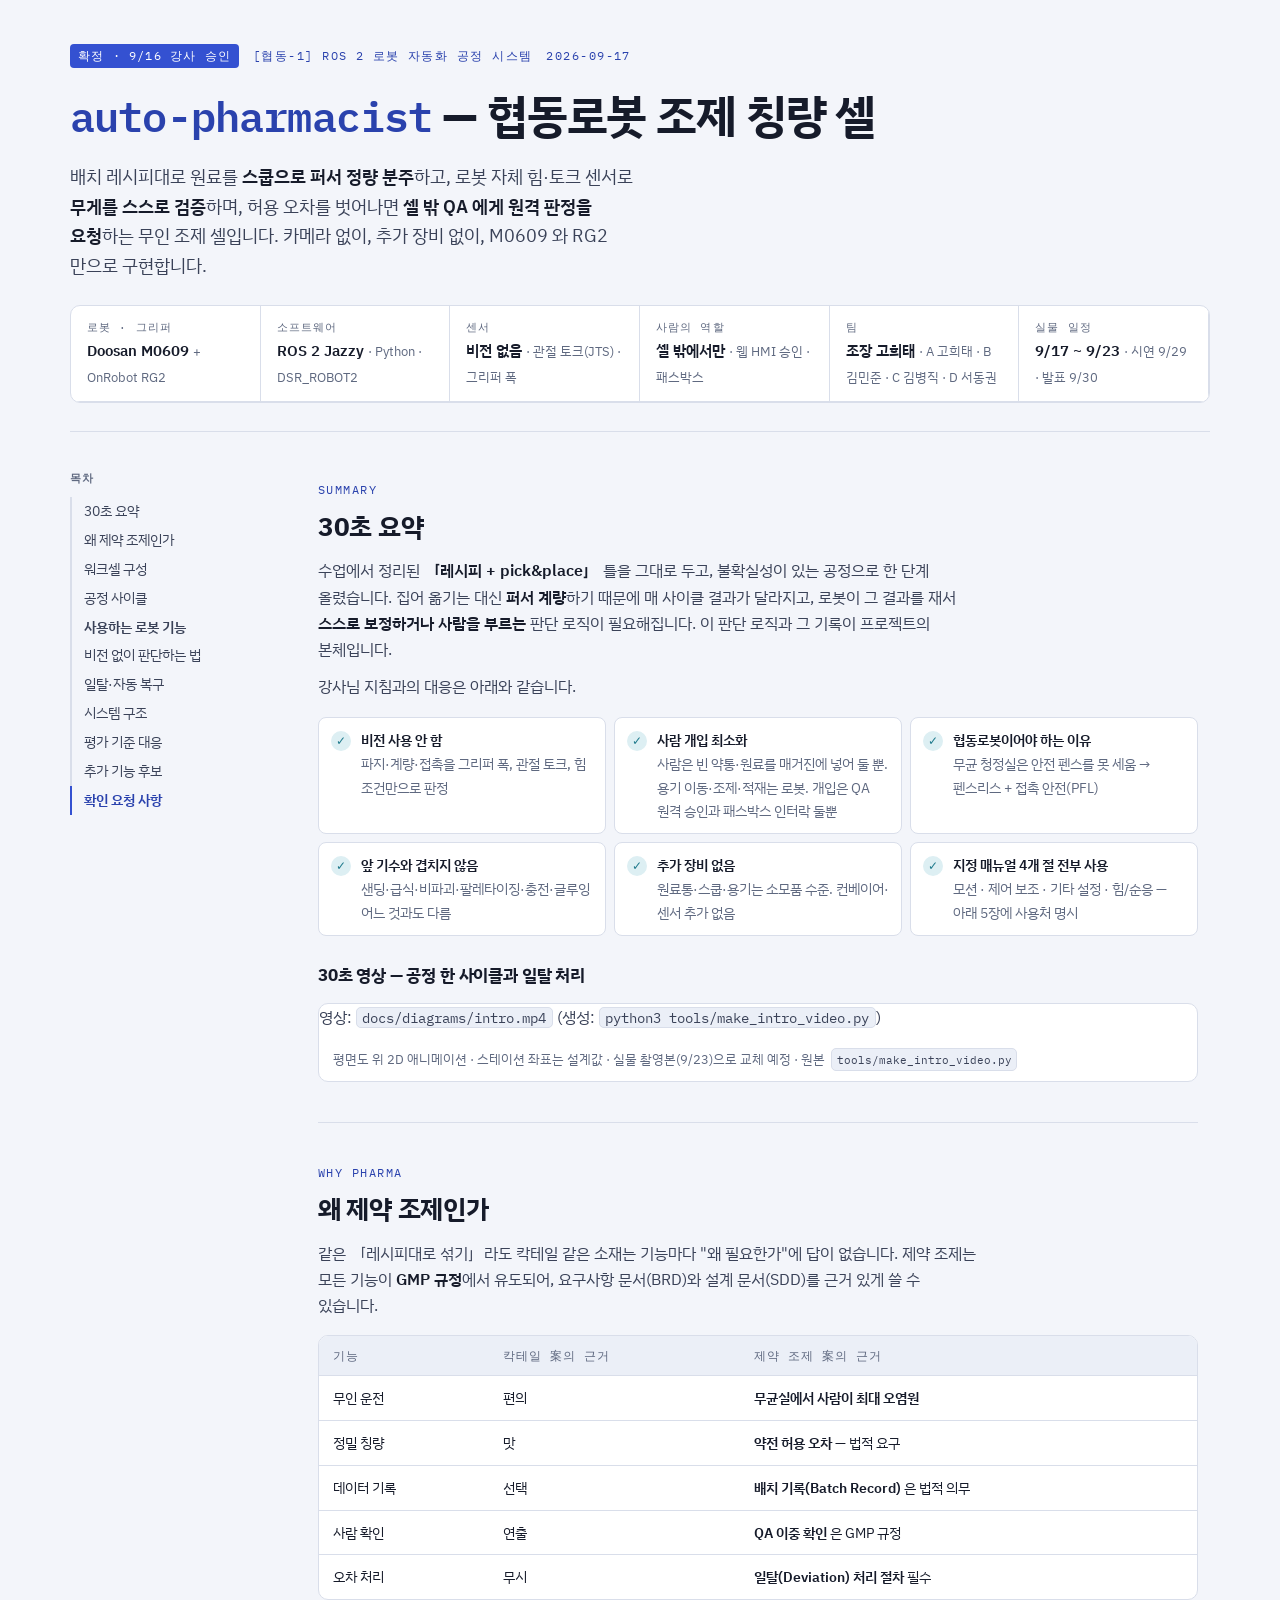
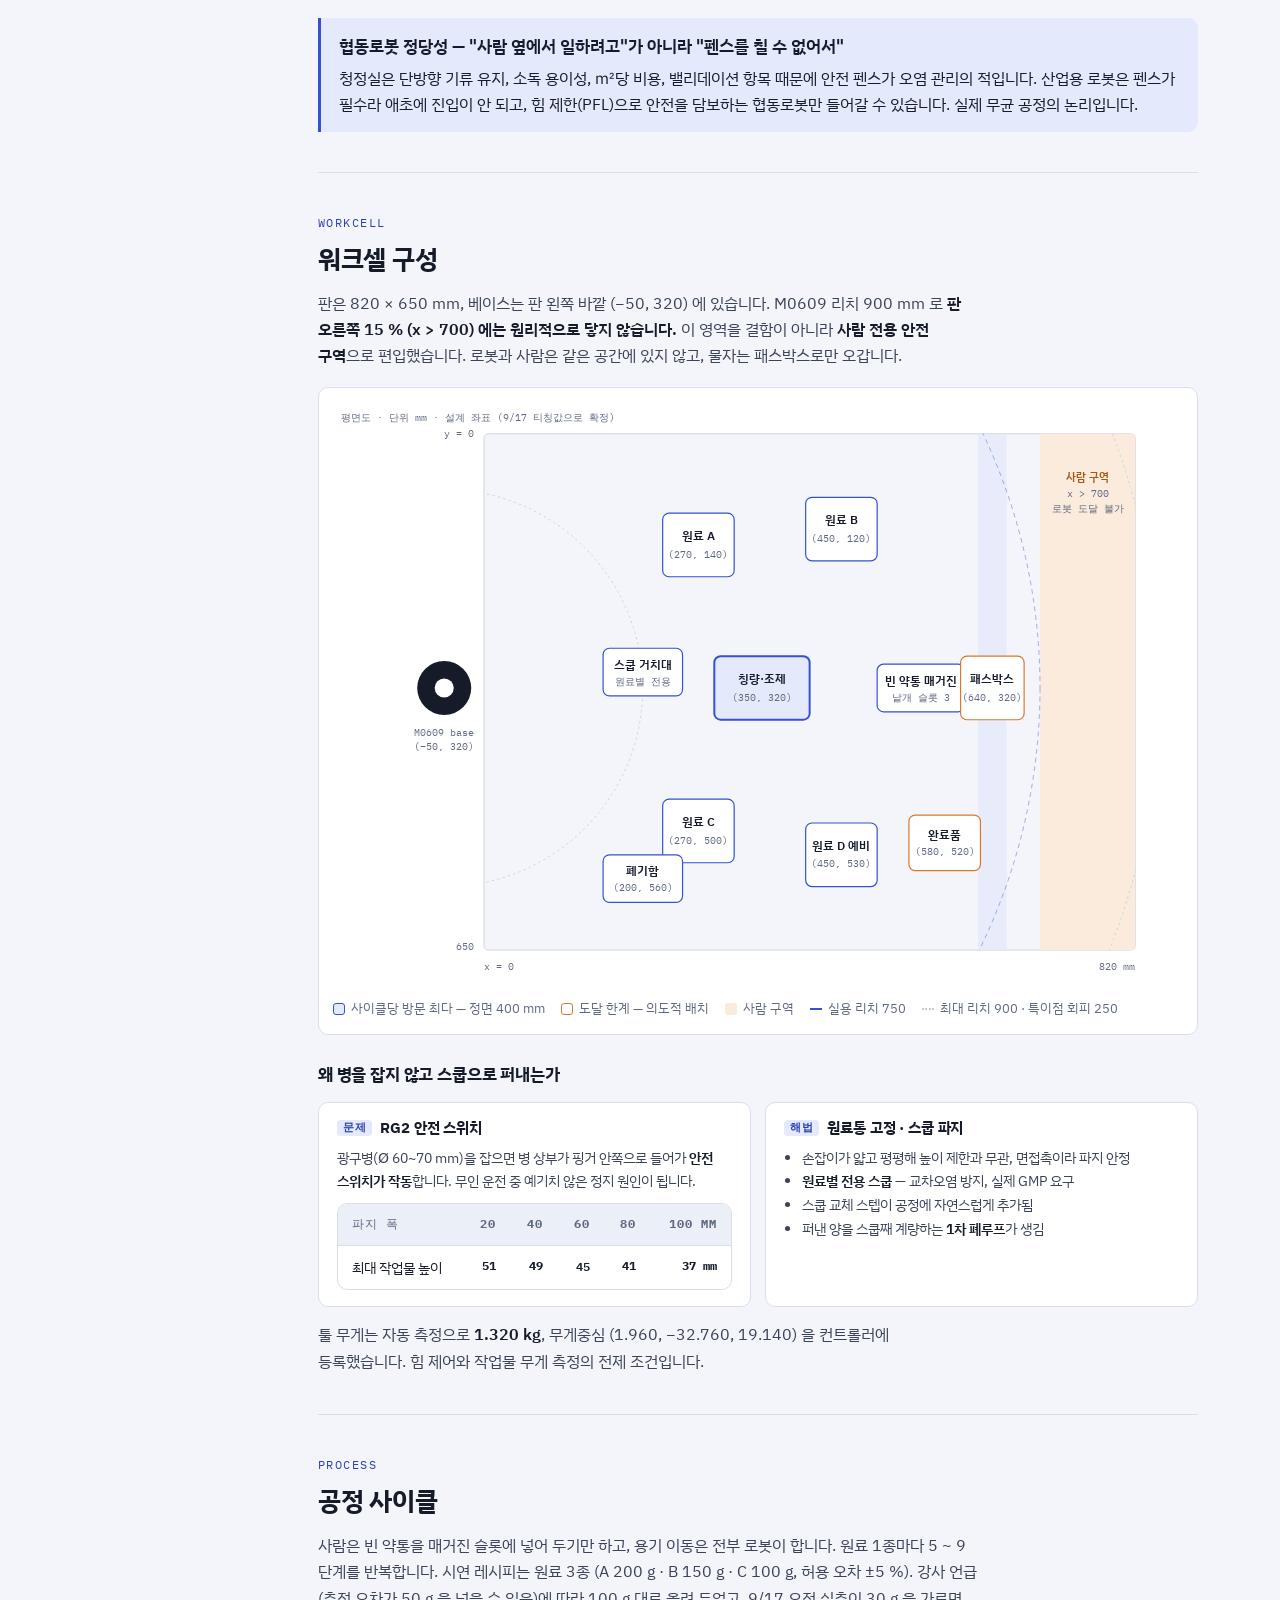
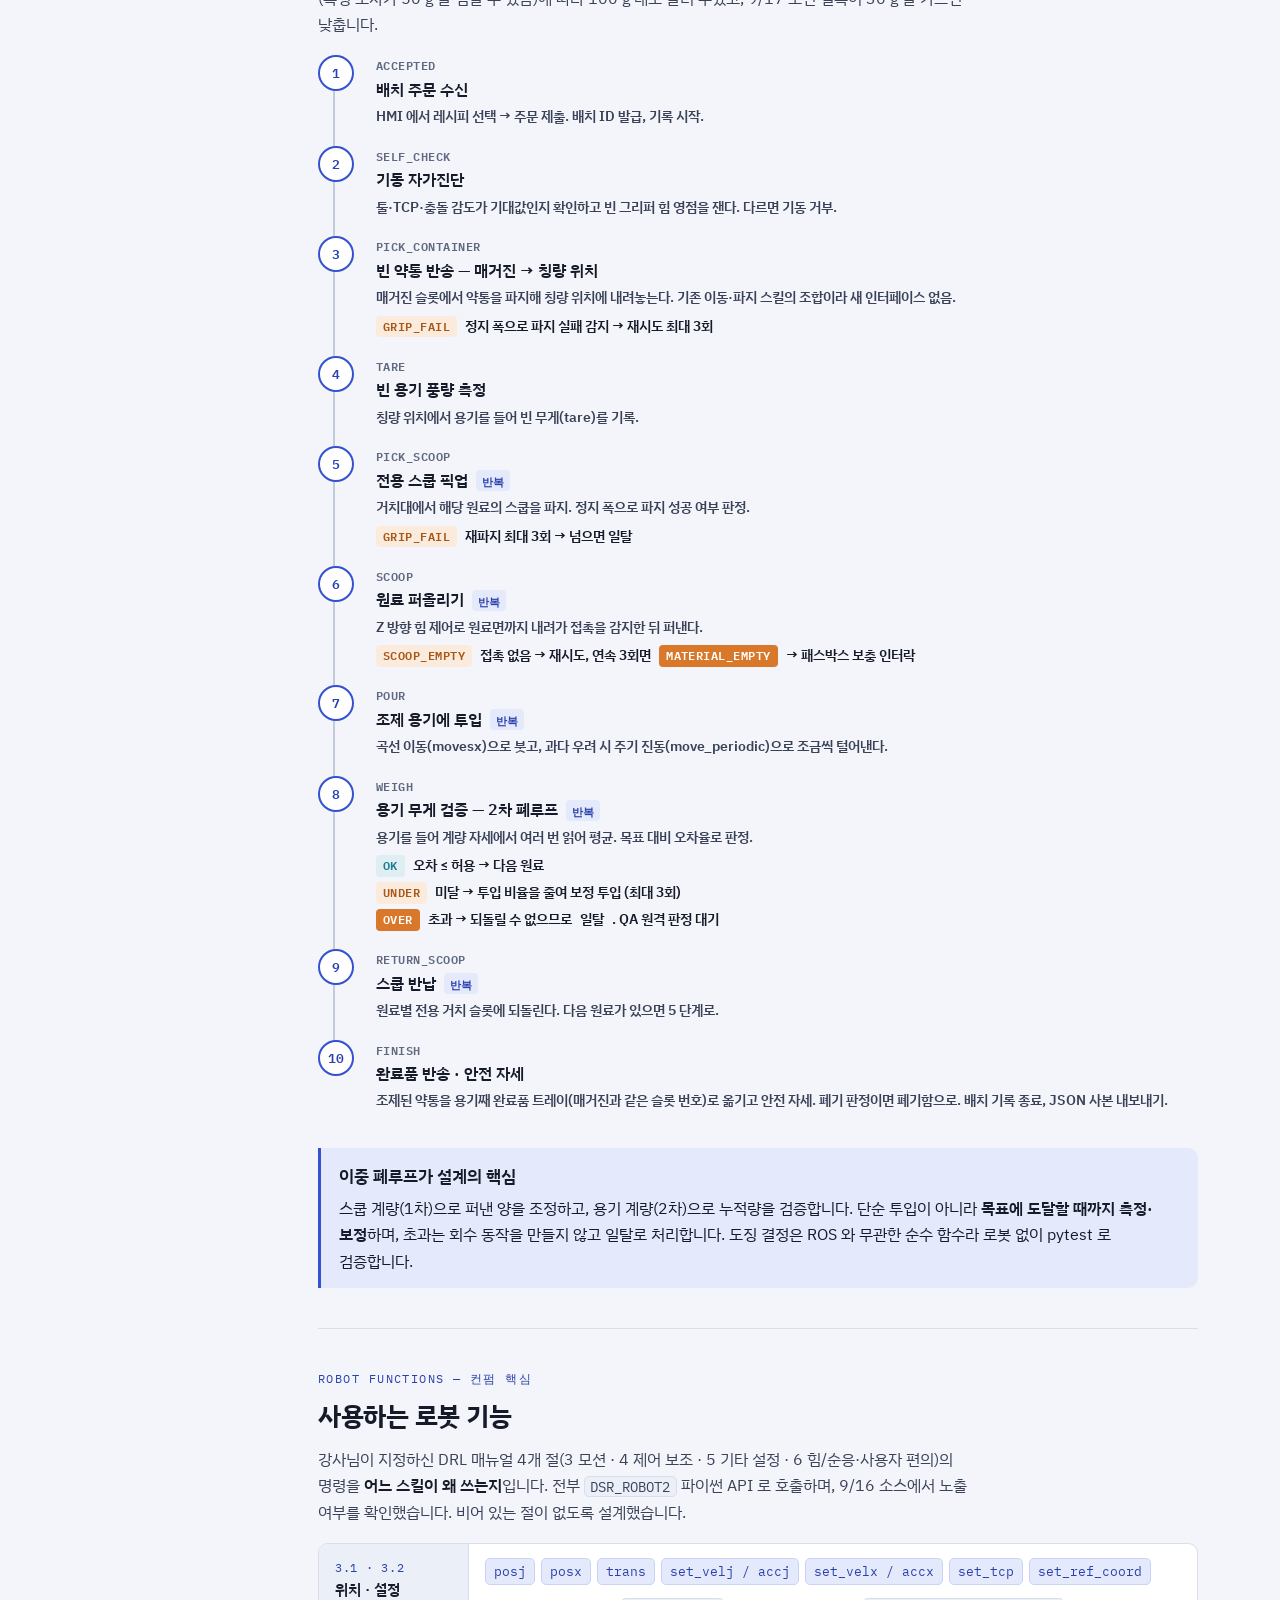
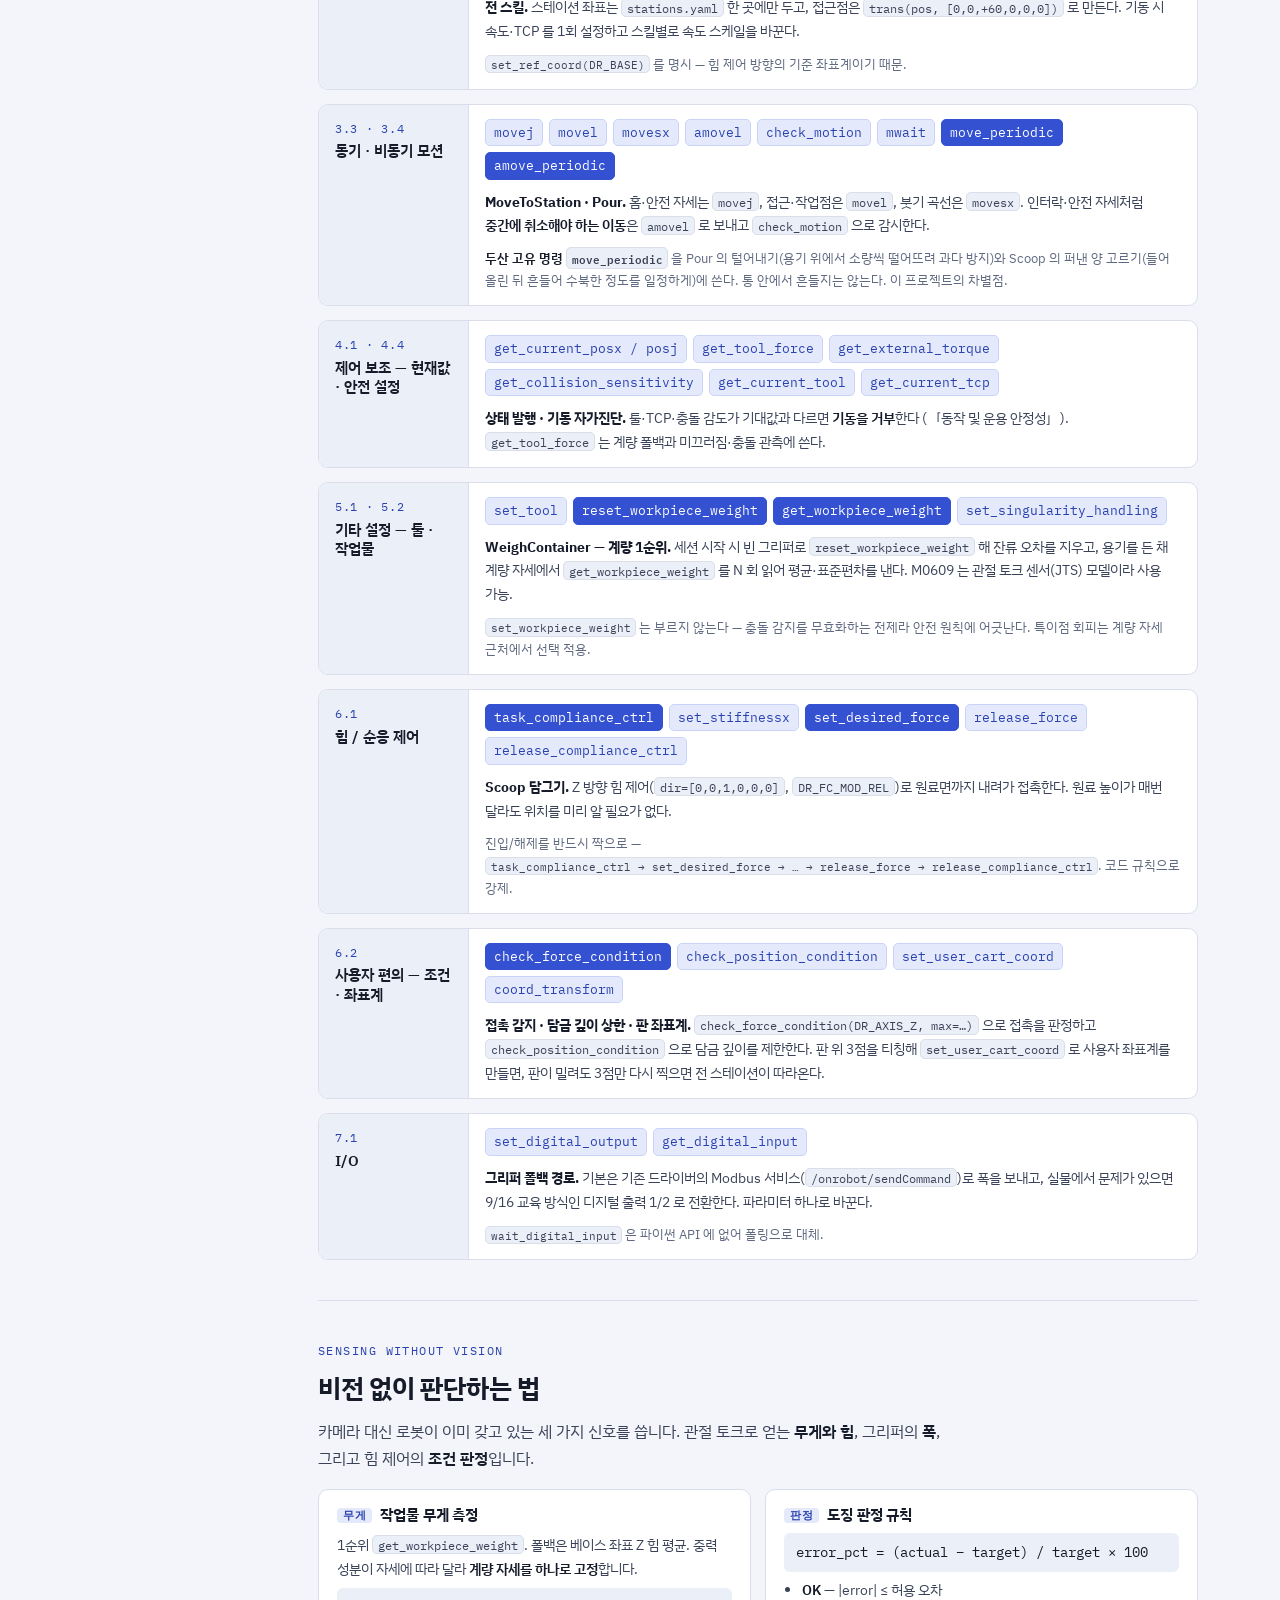
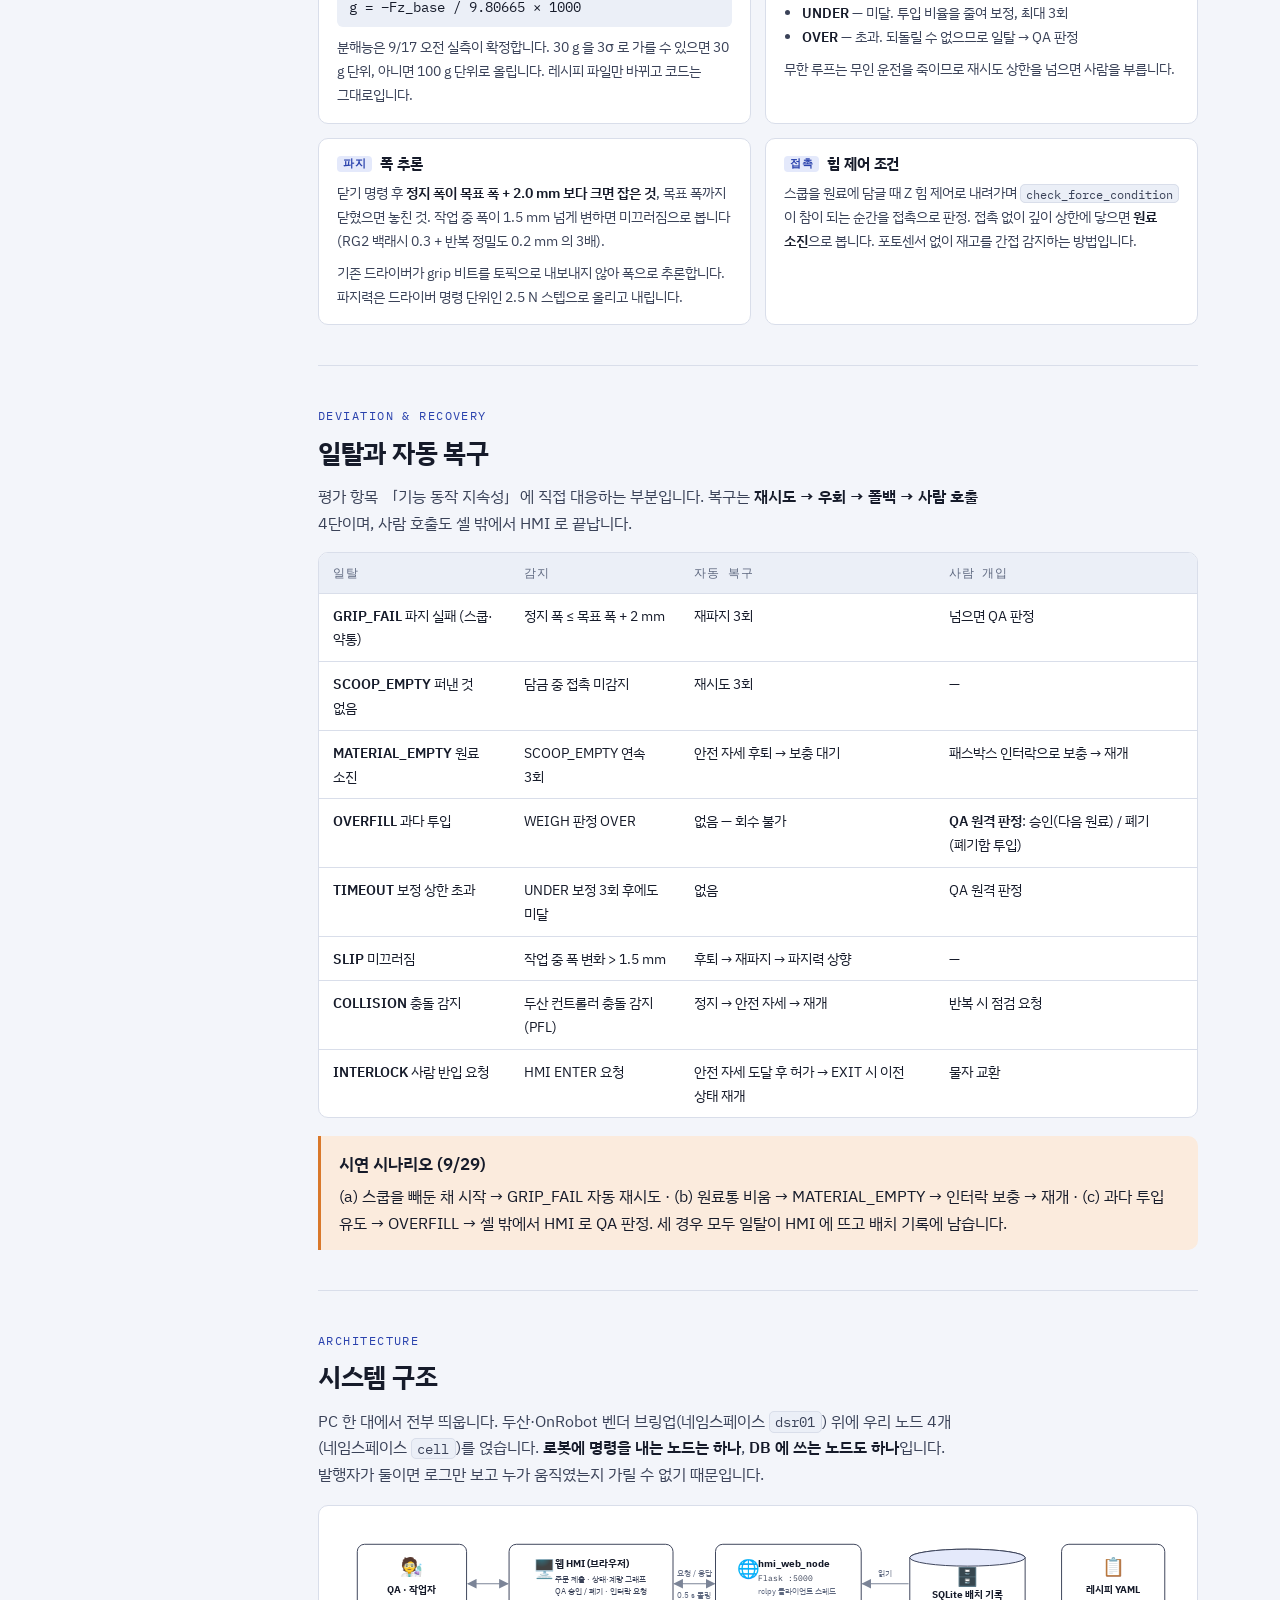
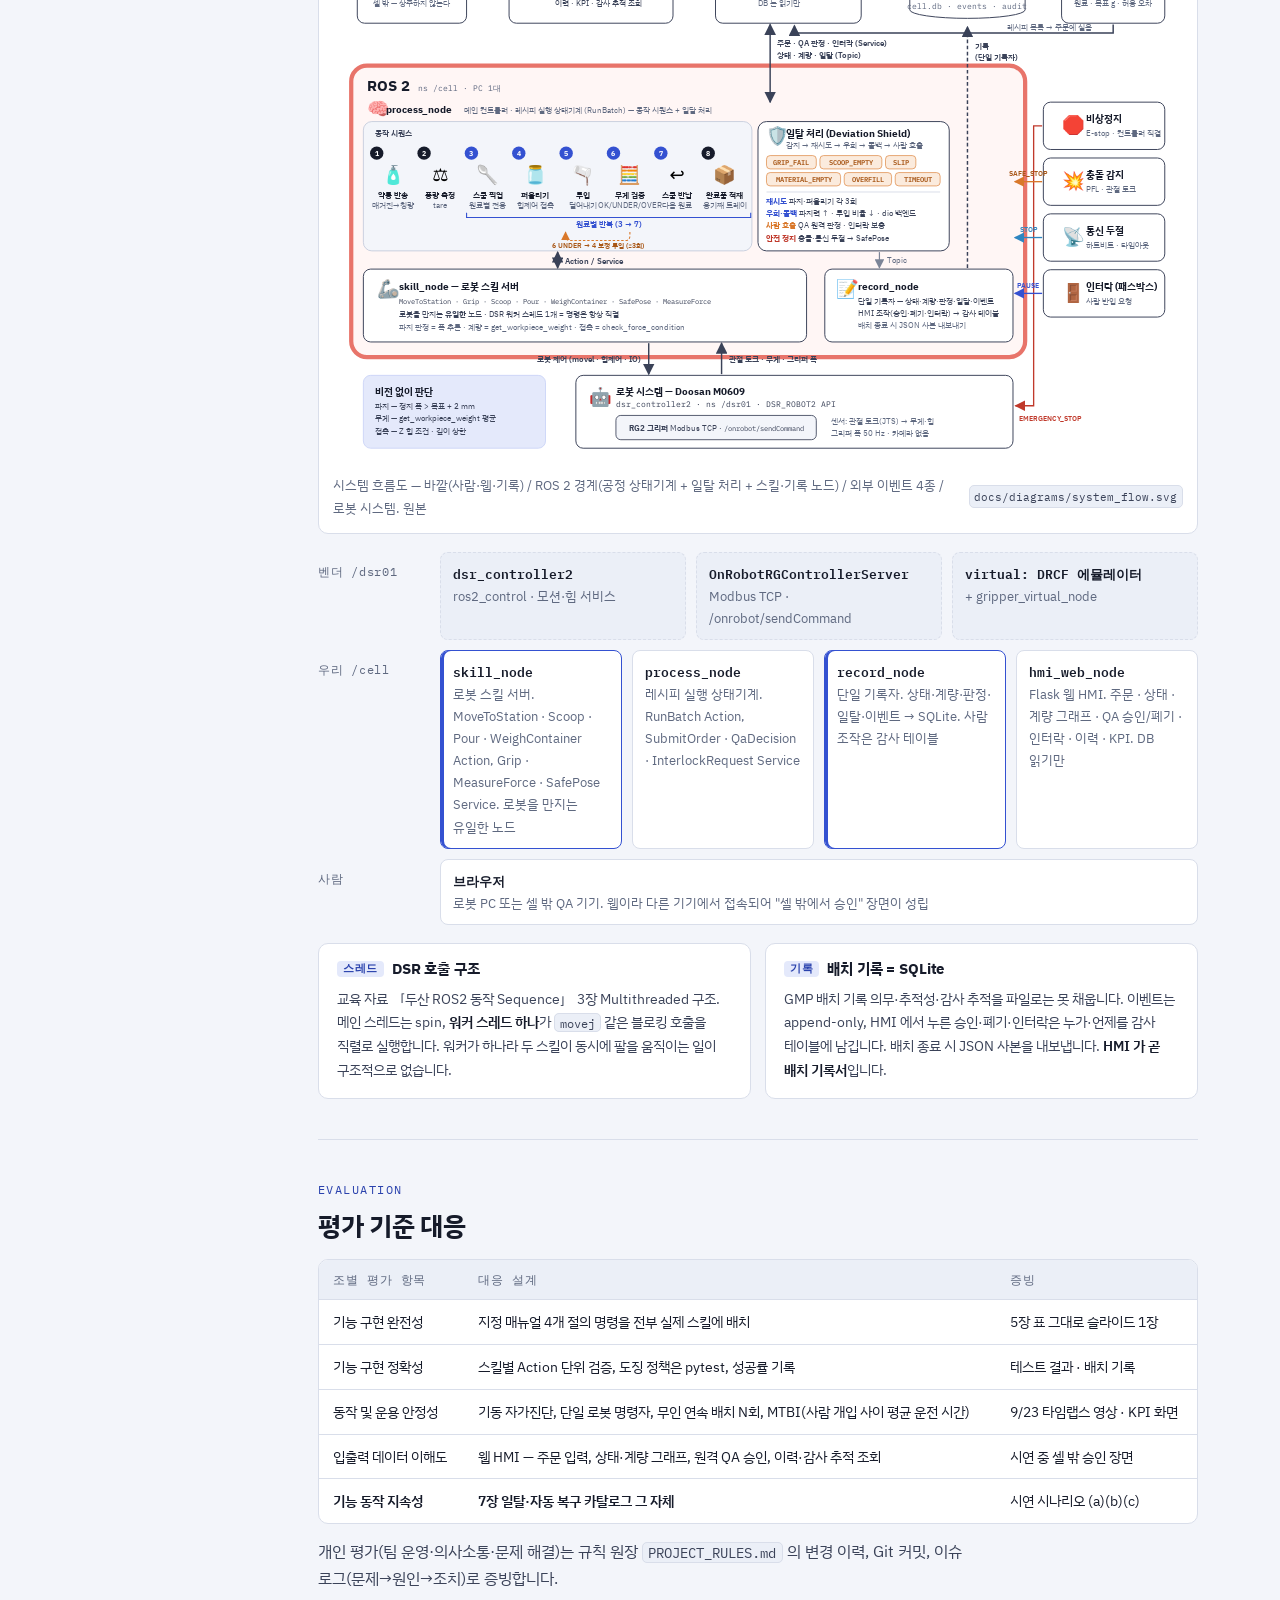
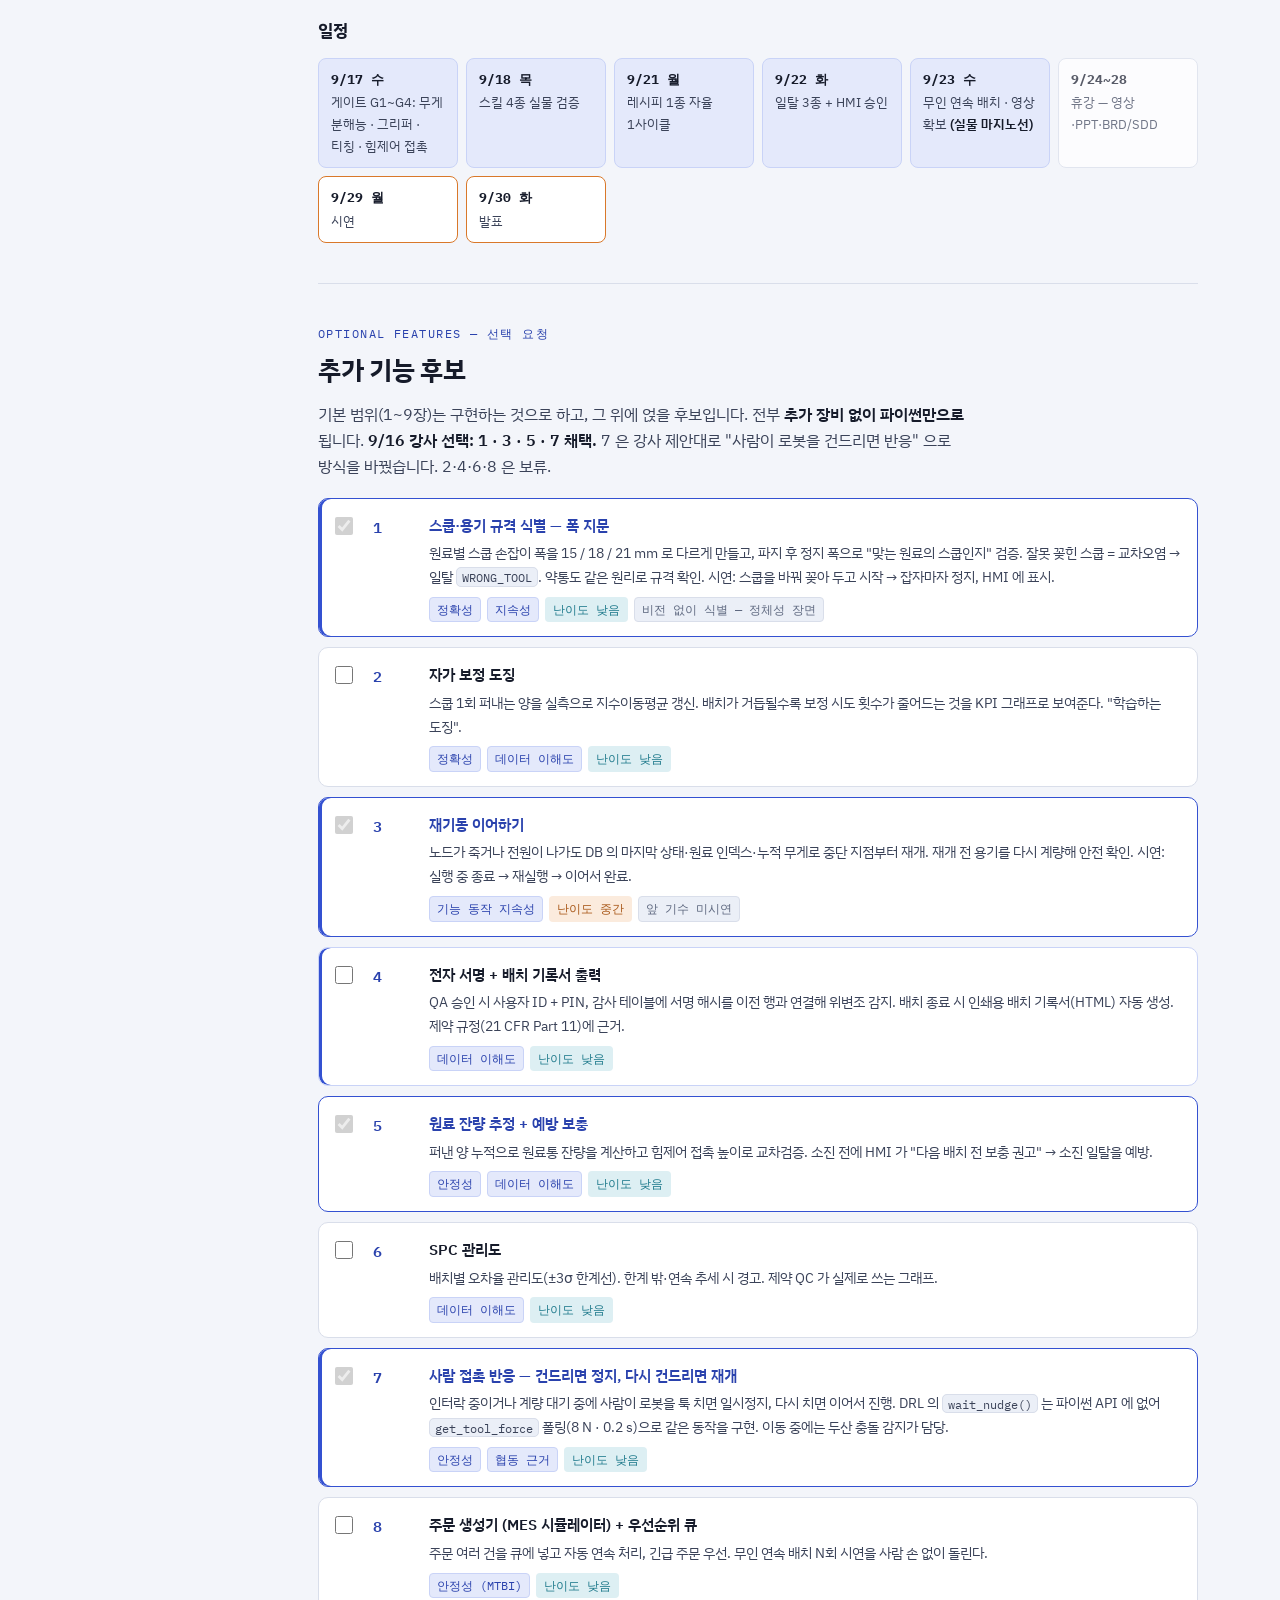
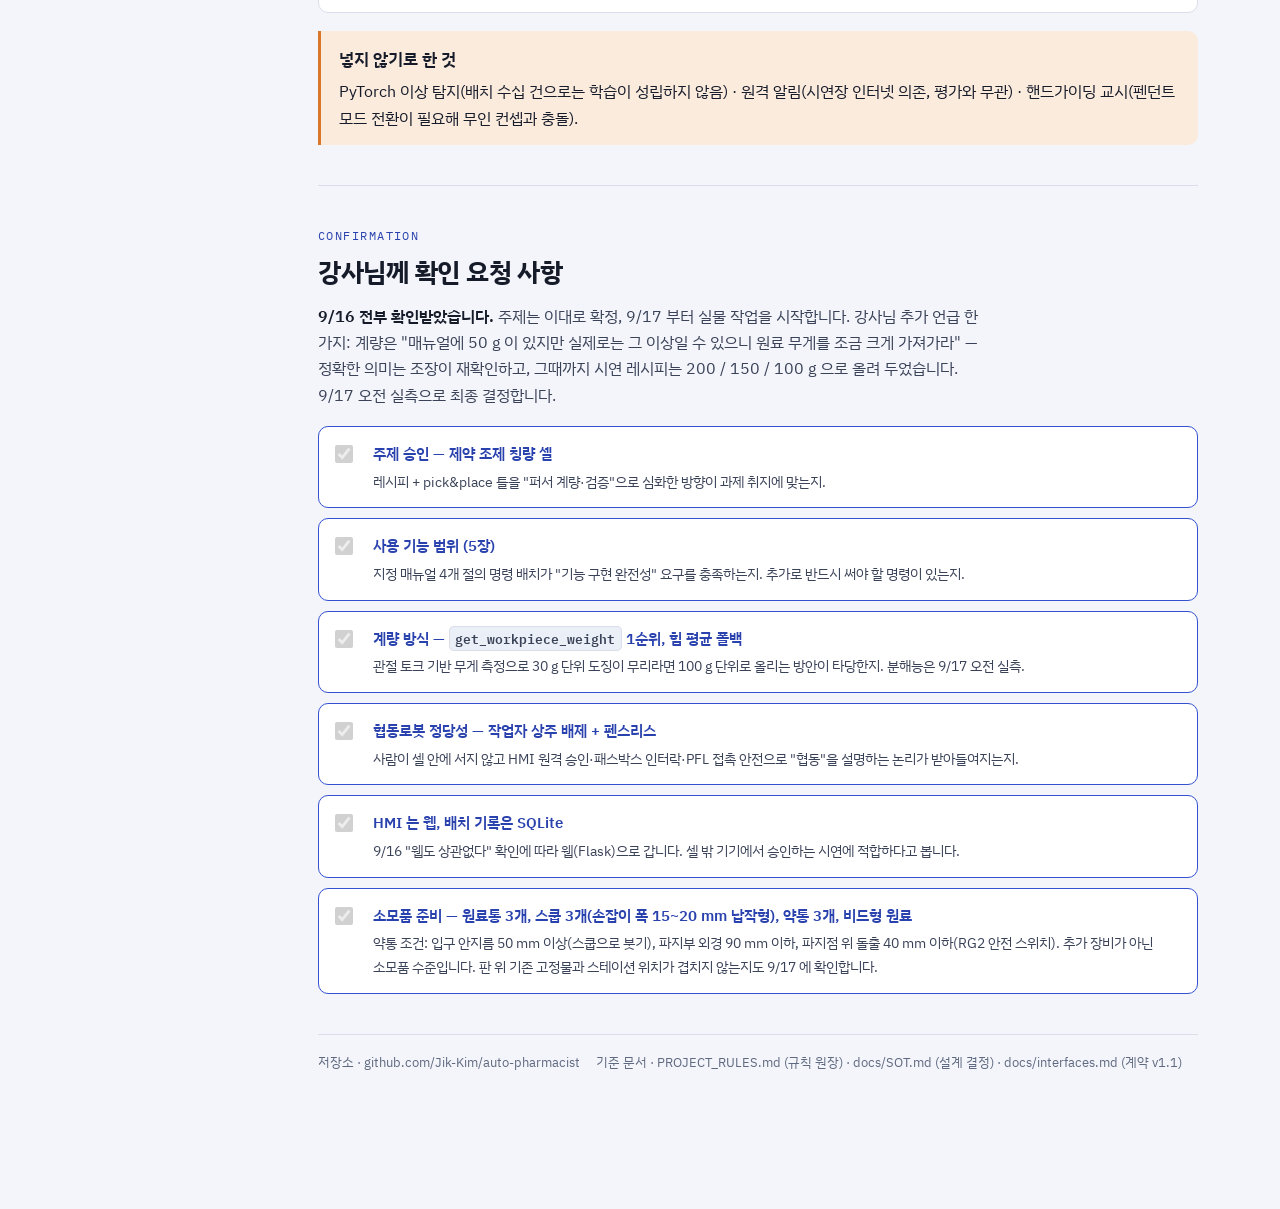
<file: docs/brief/confirm_brief_2026-09-16.html>
<!doctype html><html lang="ko"><head><meta charset="utf-8"><meta name="viewport" content="width=device-width,initial-scale=1"><title>auto-pharmacist 설계 브리프</title>
<link rel="stylesheet" href="https://fonts.googleapis.com/css2?family=IBM+Plex+Sans+KR:wght@400;500;600;700&family=IBM+Plex+Mono:wght@400;500;600&display=swap">
<style>
  :root {
    --ground: #F3F5FA;
    --surface: #FFFFFF;
    --surface-2: #EBEFF7;
    --ink: #161B2A;
    --ink-2: #3A4258;
    --muted: #5F6980;
    --line: #D9DEEA;
    --line-2: #C3CADB;
    --accent: #3451D1;
    --accent-ink: #2A42AD;
    --accent-soft: #E4E9FB;
    --accent-soft-2: #C9D3F7;
    --warm: #D9782A;
    --warm-soft: #FBEBDD;
    --warm-ink: #A85717;
    --ok: #1F7A8C;
    --ok-soft: #DDEFF3;
    --shadow: 0 1px 2px rgba(22,27,42,.06), 0 8px 24px -12px rgba(22,27,42,.18);
    --radius: 10px;
    --sans: "IBM Plex Sans KR", "Apple SD Gothic Neo", "Malgun Gothic", "Noto Sans KR", system-ui, sans-serif;
    --mono: "IBM Plex Mono", "SF Mono", Menlo, Consolas, monospace;
  }
  @media (prefers-color-scheme: dark) {
    :root:not([data-theme="light"]) {
      --ground: #0E121C;
      --surface: #161C2A;
      --surface-2: #1C2334;
      --ink: #E9EDF6;
      --ink-2: #C5CCDC;
      --muted: #9AA5BC;
      --line: #283147;
      --line-2: #38425C;
      --accent: #8AA2FF;
      --accent-ink: #A9BAFF;
      --accent-soft: #1E2745;
      --accent-soft-2: #2A3660;
      --warm: #F2A25E;
      --warm-soft: #3A2716;
      --warm-ink: #F5B87F;
      --ok: #6CC5D6;
      --ok-soft: #14303A;
      --shadow: 0 1px 2px rgba(0,0,0,.4), 0 8px 24px -12px rgba(0,0,0,.6);
    }
  }
  :root[data-theme="dark"] {
    --ground: #0E121C;
    --surface: #161C2A;
    --surface-2: #1C2334;
    --ink: #E9EDF6;
    --ink-2: #C5CCDC;
    --muted: #9AA5BC;
    --line: #283147;
    --line-2: #38425C;
    --accent: #8AA2FF;
    --accent-ink: #A9BAFF;
    --accent-soft: #1E2745;
    --accent-soft-2: #2A3660;
    --warm: #F2A25E;
    --warm-soft: #3A2716;
    --warm-ink: #F5B87F;
    --ok: #6CC5D6;
    --ok-soft: #14303A;
    --shadow: 0 1px 2px rgba(0,0,0,.4), 0 8px 24px -12px rgba(0,0,0,.6);
  }

  * { box-sizing: border-box; }
  body {
    margin: 0;
    background: var(--ground);
    color: var(--ink);
    font-family: var(--sans);
    font-size: 15.5px;
    line-height: 1.7;
    -webkit-font-smoothing: antialiased;
    word-break: keep-all;
    overflow-wrap: anywhere;
  }
  a { color: var(--accent-ink); text-decoration: none; }
  a:hover { text-decoration: underline; }
  code, .mono { font-family: var(--mono); font-size: .88em; }
  code {
    background: var(--surface-2);
    border: 1px solid var(--line);
    border-radius: 5px;
    padding: .05em .4em;
    color: var(--ink-2);
    white-space: nowrap;
  }
  strong { font-weight: 600; color: var(--ink); }
  h1, h2, h3, h4 { text-wrap: balance; margin: 0; line-height: 1.25; font-weight: 700; letter-spacing: -.01em; }
  p { margin: 0; }

  .wrap { max-width: 1180px; margin: 0 auto; padding-inline: 20px; padding-block: 0 96px; }

  /* ── header ── */
  .hdr {
    padding-block: 44px 28px;
    border-bottom: 1px solid var(--line);
    display: grid;
    gap: 18px;
  }
  .eyebrow {
    font-family: var(--mono);
    font-size: 12px;
    letter-spacing: .12em;
    text-transform: uppercase;
    color: var(--accent-ink);
    display: flex; gap: 14px; flex-wrap: wrap; align-items: center;
  }
  .eyebrow .tag {
    background: var(--accent);
    color: #fff;
    border-radius: 4px;
    padding: 2px 8px;
    letter-spacing: .1em;
  }
  :root[data-theme="dark"] .eyebrow .tag { color: #0E121C; }
  @media (prefers-color-scheme: dark) { :root:not([data-theme="light"]) .eyebrow .tag { color: #0E121C; } }
  .hdr h1 { font-size: clamp(30px, 4.6vw, 46px); letter-spacing: -.025em; }
  .hdr h1 .mono { font-weight: 600; letter-spacing: -.02em; color: var(--accent-ink); font-size: .92em; }
  .lede { font-size: 18px; line-height: 1.65; max-width: 52ch; color: var(--ink-2); }
  .lede b { color: var(--ink); font-weight: 600; }
  .facts {
    display: grid;
    grid-template-columns: repeat(auto-fit, minmax(150px, 1fr));
    border: 1px solid var(--line);
    border-radius: var(--radius);
    background: var(--surface);
    overflow: hidden;
    margin-top: 6px;
  }
  .fact { padding: 12px 16px; border-right: 1px solid var(--line); border-bottom: 1px solid var(--line); }
  .fact .k { font-family: var(--mono); font-size: 11px; letter-spacing: .1em; text-transform: uppercase; color: var(--muted); }
  .fact .v { font-weight: 600; font-size: 15px; margin-top: 2px; }
  .fact .v small { font-weight: 400; color: var(--muted); font-size: 13px; }

  /* ── layout ── */
  .grid { display: grid; grid-template-columns: 200px minmax(0, 1fr); gap: 48px; margin-top: 8px; }
  nav.toc {
    position: sticky; top: 0; align-self: start;
    padding-block: 28px;
    font-size: 13.5px;
  }
  nav.toc .lbl { font-family: var(--mono); font-size: 11px; letter-spacing: .12em; text-transform: uppercase; color: var(--muted); margin-bottom: 10px; }
  nav.toc a { display: block; color: var(--ink-2); padding: 5px 0 5px 12px; border-left: 2px solid var(--line); line-height: 1.4; }
  nav.toc a:hover { color: var(--ink); text-decoration: none; border-left-color: var(--line-2); }
  nav.toc a.on { color: var(--accent-ink); border-left-color: var(--accent); font-weight: 600; }
  nav.toc a.key { font-weight: 600; }
  main { min-width: 0; max-width: 880px; }
  section { padding-block: 40px; border-bottom: 1px solid var(--line); scroll-margin-top: 16px; }
  section:last-child { border-bottom: 0; }
  .sec-eyebrow { font-family: var(--mono); font-size: 12px; letter-spacing: .12em; text-transform: uppercase; color: var(--accent-ink); margin-bottom: 10px; }
  section h2 { font-size: 26px; margin-bottom: 14px; }
  section h3 { font-size: 17px; margin: 28px 0 10px; }
  .intro { color: var(--ink-2); max-width: 66ch; }
  .intro + .intro { margin-top: 10px; }

  /* ── components ── */
  .callout {
    margin-top: 18px;
    border-left: 3px solid var(--accent);
    background: var(--accent-soft);
    border-radius: 0 var(--radius) var(--radius) 0;
    padding: 14px 18px;
    color: var(--ink);
  }
  .callout.warm { border-left-color: var(--warm); background: var(--warm-soft); }
  .callout .t { font-weight: 600; margin-bottom: 4px; }

  table { border-collapse: collapse; width: 100%; font-size: 14px; }
  .tbl { overflow-x: auto; margin-top: 16px; border: 1px solid var(--line); border-radius: var(--radius); background: var(--surface); }
  th, td { text-align: left; padding: 10px 14px; border-bottom: 1px solid var(--line); vertical-align: top; }
  th { font-family: var(--mono); font-size: 11.5px; letter-spacing: .08em; text-transform: uppercase; color: var(--muted); font-weight: 500; background: var(--surface-2); }
  tr:last-child td { border-bottom: 0; }
  td.num, th.num { text-align: right; font-variant-numeric: tabular-nums; }
  td .mono { color: var(--ink-2); }

  .checks { list-style: none; padding: 0; margin: 18px 0 0; display: grid; gap: 8px; grid-template-columns: repeat(auto-fit, minmax(260px, 1fr)); }
  .checks li { display: flex; gap: 10px; align-items: flex-start; background: var(--surface); border: 1px solid var(--line); border-radius: 8px; padding: 10px 12px; font-size: 14px; }
  .checks .dot { flex: none; width: 20px; height: 20px; border-radius: 50%; background: var(--ok-soft); color: var(--ok); display: grid; place-items: center; font-size: 12px; font-weight: 700; margin-top: 3px; }
  .checks b { display: block; font-weight: 600; }
  .checks span { color: var(--muted); }

  /* command cards */
  .cmds { display: grid; gap: 14px; margin-top: 18px; }
  .cmd {
    background: var(--surface); border: 1px solid var(--line); border-radius: var(--radius);
    display: grid; grid-template-columns: 150px minmax(0,1fr); overflow: hidden;
  }
  .cmd .sec { background: var(--surface-2); padding: 14px 16px; border-right: 1px solid var(--line); }
  .cmd .sec .n { font-family: var(--mono); font-size: 12px; color: var(--accent-ink); letter-spacing: .06em; }
  .cmd .sec .t { font-weight: 600; font-size: 14.5px; line-height: 1.35; margin-top: 2px; }
  .cmd .body { padding: 14px 16px; display: grid; gap: 10px; }
  .chips { display: flex; flex-wrap: wrap; gap: 6px; }
  .chip { font-family: var(--mono); font-size: 12.5px; background: var(--accent-soft); color: var(--accent-ink); border: 1px solid var(--accent-soft-2); border-radius: 5px; padding: 2px 8px; white-space: nowrap; }
  .chip.hot { background: var(--accent); color: #fff; border-color: var(--accent); }
  :root[data-theme="dark"] .chip.hot { color: #0E121C; }
  @media (prefers-color-scheme: dark) { :root:not([data-theme="light"]) .chip.hot { color: #0E121C; } }
  .cmd .use { font-size: 14px; color: var(--ink-2); }
  .cmd .use b { color: var(--ink); }
  .cmd .note { font-size: 13px; color: var(--muted); }

  /* process steps */
  .steps { list-style: none; padding: 0; margin: 18px 0 0; display: grid; gap: 0; counter-reset: s; }
  .step { display: grid; grid-template-columns: 44px minmax(0,1fr); gap: 14px; position: relative; padding-bottom: 18px; }
  .step::before {
    counter-increment: s; content: counter(s);
    width: 32px; height: 32px; border-radius: 50%; background: var(--surface); border: 2px solid var(--accent);
    color: var(--accent-ink); font-family: var(--mono); font-weight: 600; font-size: 13px;
    display: grid; place-items: center; z-index: 1;
  }
  .step::after { content: ""; position: absolute; left: 15px; top: 32px; bottom: 0; width: 2px; background: var(--line-2); }
  .step:last-child::after { display: none; }
  .step .st { font-family: var(--mono); font-size: 12px; color: var(--muted); letter-spacing: .04em; }
  .step .ti { font-weight: 600; font-size: 15.5px; }
  .step .ds { font-size: 14px; color: var(--ink-2); margin-top: 2px; }
  .step.loop .ti::after { content: "반복"; font-family: var(--mono); font-size: 11px; color: var(--accent-ink); background: var(--accent-soft); border-radius: 4px; padding: 1px 6px; margin-left: 8px; vertical-align: middle; }
  .branch { margin-top: 6px; display: grid; gap: 4px; font-size: 13.5px; }
  .branch div { display: flex; gap: 8px; align-items: baseline; }
  .pill { flex: none; font-family: var(--mono); font-size: 11.5px; font-weight: 600; border-radius: 4px; padding: 1px 7px; letter-spacing: .04em; }
  .pill.ok { background: var(--ok-soft); color: var(--ok); }
  .pill.warn { background: var(--warm-soft); color: var(--warm-ink); }
  .pill.dev { background: var(--warm); color: #fff; }
  :root[data-theme="dark"] .pill.dev { color: #0E121C; }
  @media (prefers-color-scheme: dark) { :root:not([data-theme="light"]) .pill.dev { color: #0E121C; } }

  /* two column info */
  .two { display: grid; grid-template-columns: repeat(auto-fit, minmax(300px, 1fr)); gap: 14px; margin-top: 18px; }
  .box { background: var(--surface); border: 1px solid var(--line); border-radius: var(--radius); padding: 16px 18px; }
  .box h4 { font-size: 15px; margin-bottom: 8px; display: flex; gap: 8px; align-items: center; }
  .box h4 .k { font-family: var(--mono); font-size: 11px; color: var(--accent-ink); background: var(--accent-soft); border-radius: 4px; padding: 1px 6px; letter-spacing: .06em; }
  .box p, .box li { font-size: 14px; color: var(--ink-2); }
  .box ul { margin: 6px 0 0; padding-left: 18px; }
  .formula { font-family: var(--mono); font-size: 13.5px; background: var(--surface-2); border-radius: 6px; padding: 8px 12px; margin-top: 8px; color: var(--ink); overflow-x: auto; white-space: nowrap; }

  /* workcell svg */
  .fig { margin-top: 18px; background: var(--surface); border: 1px solid var(--line); border-radius: var(--radius); padding: 14px; }
  .fig svg { width: 100%; height: auto; display: block; font-family: var(--sans); }
  .fig .cap { font-size: 13px; color: var(--muted); margin-top: 8px; display: flex; gap: 16px; flex-wrap: wrap; }
  .fig .cap span { display: inline-flex; align-items: center; gap: 6px; }
  .sw { width: 12px; height: 12px; border-radius: 3px; display: inline-block; }
  .svg-board { fill: var(--ground); stroke: var(--line-2); }
  .svg-human { fill: var(--warm-soft); }
  .svg-pass { fill: var(--accent-soft); }
  .svg-reach { fill: none; stroke: var(--accent); stroke-dasharray: 6 5; opacity: .55; }
  .svg-reach2 { fill: none; stroke: var(--line-2); stroke-dasharray: 3 4; }
  .svg-st { fill: var(--surface); stroke: var(--accent); stroke-width: 1.5; }
  .svg-st.key { fill: var(--accent-soft); stroke-width: 2.5; }
  .svg-st.edge { stroke: var(--warm); }
  .svg-t { fill: var(--ink); font-size: 15px; font-weight: 600; }
  .svg-t2 { fill: var(--muted); font-size: 12px; font-family: var(--mono); }
  .svg-t3 { fill: var(--warm-ink); font-size: 14px; font-weight: 600; }
  .svg-base { fill: var(--ink); }
  .svg-axis { fill: var(--muted); font-size: 12px; font-family: var(--mono); }

  /* node diagram */
  .arch { margin-top: 18px; display: grid; gap: 10px; }
  .lane { display: grid; grid-template-columns: 110px minmax(0,1fr); gap: 12px; align-items: stretch; }
  .lane .nm { font-family: var(--mono); font-size: 12px; color: var(--muted); padding-top: 10px; letter-spacing: .06em; }
  .nodes { display: grid; grid-template-columns: repeat(auto-fit, minmax(170px, 1fr)); gap: 10px; }
  .node { background: var(--surface); border: 1px solid var(--line); border-radius: 8px; padding: 10px 12px; font-size: 13px; }
  .node.vendor { background: var(--surface-2); border-style: dashed; }
  .node.hot { border-color: var(--accent); box-shadow: inset 3px 0 0 var(--accent); }
  .node b { display: block; font-family: var(--mono); font-size: 13px; color: var(--ink); font-weight: 600; }
  .node span { color: var(--muted); }

  /* schedule */
  .timeline { display: grid; grid-template-columns: repeat(auto-fit, minmax(120px, 1fr)); gap: 8px; margin-top: 18px; }
  .day { background: var(--surface); border: 1px solid var(--line); border-radius: 8px; padding: 10px 12px; font-size: 13px; }
  .day.real { border-color: var(--accent-soft-2); background: var(--accent-soft); }
  .day.off { opacity: .7; }
  .day.demo { border-color: var(--warm); }
  .day b { display: block; font-family: var(--mono); font-size: 13px; }
  .day span { color: var(--ink-2); }

  /* ask list */
  .ask { list-style: none; padding: 0; margin: 18px 0 0; display: grid; gap: 10px; }
  .ask li { display: grid; grid-template-columns: 26px minmax(0,1fr); gap: 12px; background: var(--surface); border: 1px solid var(--line); border-radius: var(--radius); padding: 14px 16px; }
  .ask input { width: 18px; height: 18px; margin: 4px 0 0; accent-color: var(--accent); }
  .ask b { display: block; font-weight: 600; font-size: 15px; }
  .ask p { font-size: 14px; color: var(--ink-2); margin-top: 3px; }
  .ask li:has(input:checked) { border-color: var(--accent); }
  .ask li:has(input:checked) b { color: var(--accent-ink); }

  .opts { list-style: none; padding: 0; margin: 18px 0 0; display: grid; gap: 10px; }
  .opt { display: grid; grid-template-columns: 26px 44px minmax(0,1fr); gap: 12px; background: var(--surface); border: 1px solid var(--line); border-radius: var(--radius); padding: 14px 16px; align-items: start; }
  .opt input { width: 18px; height: 18px; margin: 4px 0 0; accent-color: var(--accent); }
  .opt .rk { font-family: var(--mono); font-weight: 600; color: var(--accent-ink); font-size: 15px; padding-top: 2px; }
  .opt b { display: block; font-weight: 600; font-size: 15px; }
  .opt p { font-size: 14px; color: var(--ink-2); margin-top: 3px; }
  .opt .meta { display: flex; gap: 6px; flex-wrap: wrap; margin-top: 8px; }
  .opt .meta span { font-family: var(--mono); font-size: 11.5px; border-radius: 4px; padding: 2px 7px; background: var(--surface-2); color: var(--muted); border: 1px solid var(--line); }
  .opt .meta span.e { background: var(--accent-soft); color: var(--accent-ink); border-color: var(--accent-soft-2); }
  .opt .meta span.d1 { background: var(--ok-soft); color: var(--ok); border-color: transparent; }
  .opt .meta span.d2 { background: var(--warm-soft); color: var(--warm-ink); border-color: transparent; }
  .opt.rec { border-color: var(--accent-soft-2); box-shadow: inset 3px 0 0 var(--accent); }
  .opt:has(input:checked) { border-color: var(--accent); }
  .opt:has(input:checked) b { color: var(--accent-ink); }
  .foot { margin-top: 40px; font-size: 13px; color: var(--muted); border-top: 1px solid var(--line); padding-top: 16px; display: flex; gap: 16px; flex-wrap: wrap; }

  @media (max-width: 860px) {
    .grid { grid-template-columns: 1fr; gap: 0; }
    nav.toc { position: sticky; top: 0; background: var(--ground); z-index: 5; padding-block: 12px; border-bottom: 1px solid var(--line); margin-inline: -20px; padding-inline: 20px; }
    nav.toc .lbl { display: none; }
    nav.toc .links { display: flex; gap: 6px; overflow-x: auto; scrollbar-width: none; }
    nav.toc a { flex: none; border-left: 0; border: 1px solid var(--line); border-radius: 999px; padding: 4px 12px; background: var(--surface); font-size: 13px; }
    nav.toc a.on { background: var(--accent-soft); border-color: var(--accent-soft-2); }
    .cmd { grid-template-columns: 1fr; }
    .cmd .sec { border-right: 0; border-bottom: 1px solid var(--line); }
    .lane { grid-template-columns: 1fr; gap: 4px; }
    .lane .nm { padding-top: 0; }
  }
  @media (prefers-reduced-motion: no-preference) { html { scroll-behavior: smooth; } }
  :focus-visible { outline: 2px solid var(--accent); outline-offset: 2px; }
</style></head><body>

<div class="wrap">
  <header class="hdr">
    <div class="eyebrow"><span class="tag">확정 · 9/16 강사 승인</span><span>[협동-1] ROS 2 로봇 자동화 공정 시스템</span><span>2026-09-17</span></div>
    <h1><span class="mono">auto-pharmacist</span> — 협동로봇 조제 칭량 셀</h1>
    <p class="lede">배치 레시피대로 원료를 <b>스쿱으로 퍼서 정량 분주</b>하고, 로봇 자체 힘·토크 센서로 <b>무게를 스스로 검증</b>하며, 허용 오차를 벗어나면 <b>셀 밖 QA 에게 원격 판정을 요청</b>하는 무인 조제 셀입니다. 카메라 없이, 추가 장비 없이, M0609 와 RG2 만으로 구현합니다.</p>
    <div class="facts">
      <div class="fact"><div class="k">로봇 · 그리퍼</div><div class="v">Doosan M0609 <small>+ OnRobot RG2</small></div></div>
      <div class="fact"><div class="k">소프트웨어</div><div class="v">ROS 2 Jazzy <small>· Python · DSR_ROBOT2</small></div></div>
      <div class="fact"><div class="k">센서</div><div class="v">비전 없음 <small>· 관절 토크(JTS) · 그리퍼 폭</small></div></div>
      <div class="fact"><div class="k">사람의 역할</div><div class="v">셀 밖에서만 <small>· 웹 HMI 승인 · 패스박스</small></div></div>
      <div class="fact"><div class="k">팀</div><div class="v">조장 고희태 <small>· A 고희태 · B 김민준 · C 김병직 · D 서동권</small></div></div>
      <div class="fact"><div class="k">실물 일정</div><div class="v">9/17 ~ 9/23 <small>· 시연 9/29 · 발표 9/30</small></div></div>
    </div>
  </header>

  <div class="grid">
    <nav class="toc" aria-label="목차">
      <div class="lbl">목차</div>
      <div class="links">
        <a href="#summary">30초 요약</a>
        <a href="#why">왜 제약 조제인가</a>
        <a href="#cell">워크셀 구성</a>
        <a href="#cycle">공정 사이클</a>
        <a href="#funcs" class="key">사용하는 로봇 기능</a>
        <a href="#sense">비전 없이 판단하는 법</a>
        <a href="#deviation">일탈·자동 복구</a>
        <a href="#arch">시스템 구조</a>
        <a href="#eval">평가 기준 대응</a>
        <a href="#extras">추가 기능 후보</a>
        <a href="#ask" class="key">확인 요청 사항</a>
      </div>
    </nav>

    <main>
      <section id="summary">
        <div class="sec-eyebrow">Summary</div>
        <h2>30초 요약</h2>
        <p class="intro">수업에서 정리된 <strong>「레시피 + pick&amp;place」</strong> 틀을 그대로 두고, 불확실성이 있는 공정으로 한 단계 올렸습니다. 집어 옮기는 대신 <strong>퍼서 계량</strong>하기 때문에 매 사이클 결과가 달라지고, 로봇이 그 결과를 재서 <strong>스스로 보정하거나 사람을 부르는</strong> 판단 로직이 필요해집니다. 이 판단 로직과 그 기록이 프로젝트의 본체입니다.</p>
        <p class="intro">강사님 지침과의 대응은 아래와 같습니다.</p>
        <ul class="checks">
          <li><span class="dot">✓</span><div><b>비전 사용 안 함</b><span>파지·계량·접촉을 그리퍼 폭, 관절 토크, 힘 조건만으로 판정</span></div></li>
          <li><span class="dot">✓</span><div><b>사람 개입 최소화</b><span>사람은 빈 약통·원료를 매거진에 넣어 둘 뿐. 용기 이동·조제·적재는 로봇. 개입은 QA 원격 승인과 패스박스 인터락 둘뿐</span></div></li>
          <li><span class="dot">✓</span><div><b>협동로봇이어야 하는 이유</b><span>무균 청정실은 안전 펜스를 못 세움 → 펜스리스 + 접촉 안전(PFL)</span></div></li>
          <li><span class="dot">✓</span><div><b>앞 기수와 겹치지 않음</b><span>샌딩·급식·비파괴·팔레타이징·충전·글루잉 어느 것과도 다름</span></div></li>
          <li><span class="dot">✓</span><div><b>추가 장비 없음</b><span>원료통·스쿱·용기는 소모품 수준. 컨베이어·센서 추가 없음</span></div></li>
          <li><span class="dot">✓</span><div><b>지정 매뉴얼 4개 절 전부 사용</b><span>모션 · 제어 보조 · 기타 설정 · 힘/순응 — 아래 5장에 사용처 명시</span></div></li>
        </ul>
        <h3>30초 영상 — 공정 한 사이클과 일탈 처리</h3>
        <div class="fig" style="padding:0;overflow:hidden">
          <p class="intro">영상: <code>docs/diagrams/intro.mp4</code> (생성: <code>python3 tools/make_intro_video.py</code>)</p>
          <div class="cap" style="padding:10px 14px"><span>평면도 위 2D 애니메이션 · 스테이션 좌표는 설계값 · 실물 촬영본(9/23)으로 교체 예정 · 원본 <code>tools/make_intro_video.py</code></span></div>
        </div>
      </section>

      <section id="why">
        <div class="sec-eyebrow">Why pharma</div>
        <h2>왜 제약 조제인가</h2>
        <p class="intro">같은 「레시피대로 섞기」라도 칵테일 같은 소재는 기능마다 "왜 필요한가"에 답이 없습니다. 제약 조제는 모든 기능이 <strong>GMP 규정</strong>에서 유도되어, 요구사항 문서(BRD)와 설계 문서(SDD)를 근거 있게 쓸 수 있습니다.</p>
        <div class="tbl"><table>
          <thead><tr><th>기능</th><th>칵테일 案의 근거</th><th>제약 조제 案의 근거</th></tr></thead>
          <tbody>
            <tr><td>무인 운전</td><td>편의</td><td><strong>무균실에서 사람이 최대 오염원</strong></td></tr>
            <tr><td>정밀 칭량</td><td>맛</td><td><strong>약전 허용 오차</strong> — 법적 요구</td></tr>
            <tr><td>데이터 기록</td><td>선택</td><td><strong>배치 기록(Batch Record)</strong> 은 법적 의무</td></tr>
            <tr><td>사람 확인</td><td>연출</td><td><strong>QA 이중 확인</strong> 은 GMP 규정</td></tr>
            <tr><td>오차 처리</td><td>무시</td><td><strong>일탈(Deviation) 처리 절차</strong> 필수</td></tr>
          </tbody>
        </table></div>
        <div class="callout">
          <div class="t">협동로봇 정당성 — "사람 옆에서 일하려고"가 아니라 "펜스를 칠 수 없어서"</div>
          청정실은 단방향 기류 유지, 소독 용이성, ㎡당 비용, 밸리데이션 항목 때문에 안전 펜스가 오염 관리의 적입니다. 산업용 로봇은 펜스가 필수라 애초에 진입이 안 되고, 힘 제한(PFL)으로 안전을 담보하는 협동로봇만 들어갈 수 있습니다. 실제 무균 공정의 논리입니다.
        </div>
      </section>

      <section id="cell">
        <div class="sec-eyebrow">Workcell</div>
        <h2>워크셀 구성</h2>
        <p class="intro">판은 820 × 650 mm, 베이스는 판 왼쪽 바깥 (−50, 320) 에 있습니다. M0609 리치 900 mm 로 <strong>판 오른쪽 15 % (x &gt; 700) 에는 원리적으로 닿지 않습니다.</strong> 이 영역을 결함이 아니라 <strong>사람 전용 안전 구역</strong>으로 편입했습니다. 로봇과 사람은 같은 공간에 있지 않고, 물자는 패스박스로만 오갑니다.</p>

        <div class="fig">
          <svg viewBox="-190 -40 1070 740" role="img" aria-label="워크셀 평면 배치도. 판 820×650 mm, 베이스 (-50,320), 스테이션 9곳과 사람 구역">
            <!-- board -->
            <rect class="svg-board" x="0" y="0" width="820" height="650" rx="6"/>
            <!-- zones -->
            <rect class="svg-human" x="700" y="0" width="120" height="650"/>
            <rect class="svg-pass" x="622" y="0" width="36" height="650" opacity=".7"/>
            <!-- reach arcs centered at (-50,320) -->
            <clipPath id="boardclip"><rect x="0" y="0" width="820" height="650"/></clipPath>
            <g clip-path="url(#boardclip)">
              <circle class="svg-reach2" cx="-50" cy="320" r="900"/>
              <circle class="svg-reach" cx="-50" cy="320" r="750"/>
              <circle class="svg-reach2" cx="-50" cy="320" r="250"/>
            </g>
            <!-- base -->
            <circle class="svg-base" cx="-50" cy="320" r="34"/>
            <circle cx="-50" cy="320" r="12" fill="var(--surface)"/>
            <text class="svg-t2" x="-50" y="380" text-anchor="middle">M0609 base</text>
            <text class="svg-t2" x="-50" y="398" text-anchor="middle">(−50, 320)</text>
            <!-- stations: rect centered on coords -->
            <g>
              <rect class="svg-st key" x="290" y="280" width="120" height="80" rx="8"/>
              <text class="svg-t" x="350" y="314" text-anchor="middle">칭량·조제</text>
              <text class="svg-t2" x="350" y="336" text-anchor="middle">(350, 320)</text>

              <rect class="svg-st" x="225" y="100" width="90" height="80" rx="8"/>
              <text class="svg-t" x="270" y="134" text-anchor="middle">원료 A</text>
              <text class="svg-t2" x="270" y="156" text-anchor="middle">(270, 140)</text>

              <rect class="svg-st" x="405" y="80" width="90" height="80" rx="8"/>
              <text class="svg-t" x="450" y="114" text-anchor="middle">원료 B</text>
              <text class="svg-t2" x="450" y="136" text-anchor="middle">(450, 120)</text>

              <rect class="svg-st" x="225" y="460" width="90" height="80" rx="8"/>
              <text class="svg-t" x="270" y="494" text-anchor="middle">원료 C</text>
              <text class="svg-t2" x="270" y="516" text-anchor="middle">(270, 500)</text>

              <rect class="svg-st" x="405" y="490" width="90" height="80" rx="8"/>
              <text class="svg-t" x="450" y="524" text-anchor="middle">원료 D 예비</text>
              <text class="svg-t2" x="450" y="546" text-anchor="middle">(450, 530)</text>

              <rect class="svg-st" x="150" y="270" width="100" height="60" rx="8"/>
              <text class="svg-t" x="200" y="296" text-anchor="middle">스쿱 거치대</text>
              <text class="svg-t2" x="200" y="316" text-anchor="middle">원료별 전용</text>

              <rect class="svg-st" x="495" y="290" width="110" height="60" rx="8"/>
              <text class="svg-t" x="550" y="316" text-anchor="middle">빈 약통 매거진</text>
              <text class="svg-t2" x="550" y="336" text-anchor="middle">낱개 슬롯 3</text>

              <rect class="svg-st edge" x="535" y="480" width="90" height="70" rx="8"/>
              <text class="svg-t" x="580" y="510" text-anchor="middle">완료품</text>
              <text class="svg-t2" x="580" y="530" text-anchor="middle">(580, 520)</text>

              <rect class="svg-st edge" x="600" y="280" width="80" height="80" rx="8"/>
              <text class="svg-t" x="640" y="314" text-anchor="middle">패스박스</text>
              <text class="svg-t2" x="640" y="336" text-anchor="middle">(640, 320)</text>

              <rect class="svg-st" x="150" y="530" width="100" height="60" rx="8"/>
              <text class="svg-t" x="200" y="556" text-anchor="middle">폐기함</text>
              <text class="svg-t2" x="200" y="576" text-anchor="middle">(200, 560)</text>
            </g>
            <!-- human zone label -->
            <text class="svg-t3" x="760" y="60" text-anchor="middle">사람 구역</text>
            <text class="svg-t2" x="760" y="80" text-anchor="middle">x &gt; 700</text>
            <text class="svg-t2" x="760" y="98" text-anchor="middle">로봇 도달 불가</text>
            <!-- axis -->
            <text class="svg-axis" x="0" y="675">x = 0</text>
            <text class="svg-axis" x="820" y="675" text-anchor="end">820 mm</text>
            <text class="svg-axis" x="-12" y="4" text-anchor="end">y = 0</text>
            <text class="svg-axis" x="-12" y="650" text-anchor="end">650</text>
            <text class="svg-t2" x="-180" y="-16">평면도 · 단위 mm · 설계 좌표 (9/17 티칭값으로 확정)</text>
          </svg>
          <div class="cap">
            <span><i class="sw" style="background:var(--accent-soft);border:1.5px solid var(--accent)"></i>사이클당 방문 최다 — 정면 400 mm</span>
            <span><i class="sw" style="background:var(--surface);border:1.5px solid var(--warm)"></i>도달 한계 — 의도적 배치</span>
            <span><i class="sw" style="background:var(--warm-soft)"></i>사람 구역</span>
            <span><i class="sw" style="border-top:2px dashed var(--accent);height:0;border-radius:0"></i>실용 리치 750</span>
            <span><i class="sw" style="border-top:2px dotted var(--line-2);height:0;border-radius:0"></i>최대 리치 900 · 특이점 회피 250</span>
          </div>
        </div>

        <h3>왜 병을 잡지 않고 스쿱으로 퍼내는가</h3>
        <div class="two">
          <div class="box">
            <h4><span class="k">문제</span>RG2 안전 스위치</h4>
            <p>광구병(Ø 60~70 mm)을 잡으면 병 상부가 핑거 안쪽으로 들어가 <strong>안전 스위치가 작동</strong>합니다. 무인 운전 중 예기치 않은 정지 원인이 됩니다.</p>
            <div class="tbl" style="margin-top:10px"><table>
              <thead><tr><th>파지 폭</th><th class="num">20</th><th class="num">40</th><th class="num">60</th><th class="num">80</th><th class="num">100 mm</th></tr></thead>
              <tbody><tr><td>최대 작업물 높이</td><td class="num">51</td><td class="num">49</td><td class="num"><strong>45</strong></td><td class="num">41</td><td class="num">37 mm</td></tr></tbody>
            </table></div>
          </div>
          <div class="box">
            <h4><span class="k">해법</span>원료통 고정 · 스쿱 파지</h4>
            <ul>
              <li>손잡이가 얇고 평평해 높이 제한과 무관, 면접촉이라 파지 안정</li>
              <li><strong>원료별 전용 스쿱</strong> — 교차오염 방지, 실제 GMP 요구</li>
              <li>스쿱 교체 스텝이 공정에 자연스럽게 추가됨</li>
              <li>퍼낸 양을 스쿱째 계량하는 <strong>1차 폐루프</strong>가 생김</li>
            </ul>
          </div>
        </div>
        <p class="intro" style="margin-top:14px">툴 무게는 자동 측정으로 <strong>1.320 kg</strong>, 무게중심 (1.960, −32.760, 19.140) 을 컨트롤러에 등록했습니다. 힘 제어와 작업물 무게 측정의 전제 조건입니다.</p>
      </section>

      <section id="cycle">
        <div class="sec-eyebrow">Process</div>
        <h2>공정 사이클</h2>
        <p class="intro">사람은 빈 약통을 매거진 슬롯에 넣어 두기만 하고, 용기 이동은 전부 로봇이 합니다. 원료 1종마다 5 ~ 9 단계를 반복합니다. 시연 레시피는 원료 3종 (A 200 g · B 150 g · C 100 g, 허용 오차 ±5 %). 강사 언급(측정 오차가 50 g 을 넘을 수 있음)에 따라 100 g 대로 올려 두었고, 9/17 오전 실측이 30 g 을 가르면 낮춥니다.</p>
        <ol class="steps">
          <li class="step"><div><div class="st">ACCEPTED</div><div class="ti">배치 주문 수신</div><div class="ds">HMI 에서 레시피 선택 → 주문 제출. 배치 ID 발급, 기록 시작.</div></div></li>
          <li class="step"><div><div class="st">SELF_CHECK</div><div class="ti">기동 자가진단</div><div class="ds">툴·TCP·충돌 감도가 기대값인지 확인하고 빈 그리퍼 힘 영점을 잰다. 다르면 기동 거부.</div></div></li>
          <li class="step"><div><div class="st">PICK_CONTAINER</div><div class="ti">빈 약통 반송 — 매거진 → 칭량 위치</div><div class="ds">매거진 슬롯에서 약통을 파지해 칭량 위치에 내려놓는다. 기존 이동·파지 스킬의 조합이라 새 인터페이스 없음.</div>
            <div class="branch"><div><span class="pill warn">GRIP_FAIL</span>정지 폭으로 파지 실패 감지 → 재시도 최대 3회</div></div></div></li>
          <li class="step"><div><div class="st">TARE</div><div class="ti">빈 용기 풍량 측정</div><div class="ds">칭량 위치에서 용기를 들어 빈 무게(tare)를 기록.</div></div></li>
          <li class="step loop"><div><div class="st">PICK_SCOOP</div><div class="ti">전용 스쿱 픽업</div><div class="ds">거치대에서 해당 원료의 스쿱을 파지. 정지 폭으로 파지 성공 여부 판정.</div>
            <div class="branch"><div><span class="pill warn">GRIP_FAIL</span>재파지 최대 3회 → 넘으면 일탈</div></div></div></li>
          <li class="step loop"><div><div class="st">SCOOP</div><div class="ti">원료 퍼올리기</div><div class="ds">Z 방향 힘 제어로 원료면까지 내려가 접촉을 감지한 뒤 퍼낸다.</div>
            <div class="branch"><div><span class="pill warn">SCOOP_EMPTY</span>접촉 없음 → 재시도, 연속 3회면 <span class="pill dev">MATERIAL_EMPTY</span> → 패스박스 보충 인터락</div></div></div></li>
          <li class="step loop"><div><div class="st">POUR</div><div class="ti">조제 용기에 투입</div><div class="ds">곡선 이동(movesx)으로 붓고, 과다 우려 시 주기 진동(move_periodic)으로 조금씩 털어낸다.</div></div></li>
          <li class="step loop"><div><div class="st">WEIGH</div><div class="ti">용기 무게 검증 — 2차 폐루프</div><div class="ds">용기를 들어 계량 자세에서 여러 번 읽어 평균. 목표 대비 오차율로 판정.</div>
            <div class="branch">
              <div><span class="pill ok">OK</span>오차 ≤ 허용 → 다음 원료</div>
              <div><span class="pill warn">UNDER</span>미달 → 투입 비율을 줄여 보정 투입 (최대 3회)</div>
              <div><span class="pill dev">OVER</span>초과 → 되돌릴 수 없으므로 <strong>일탈</strong>. QA 원격 판정 대기</div>
            </div></div></li>
          <li class="step loop"><div><div class="st">RETURN_SCOOP</div><div class="ti">스쿱 반납</div><div class="ds">원료별 전용 거치 슬롯에 되돌린다. 다음 원료가 있으면 5 단계로.</div></div></li>
          <li class="step"><div><div class="st">FINISH</div><div class="ti">완료품 반송 · 안전 자세</div><div class="ds">조제된 약통을 용기째 완료품 트레이(매거진과 같은 슬롯 번호)로 옮기고 안전 자세. 폐기 판정이면 폐기함으로. 배치 기록 종료, JSON 사본 내보내기.</div></div></li>
        </ol>
        <div class="callout">
          <div class="t">이중 폐루프가 설계의 핵심</div>
          스쿱 계량(1차)으로 퍼낸 양을 조정하고, 용기 계량(2차)으로 누적량을 검증합니다. 단순 투입이 아니라 <strong>목표에 도달할 때까지 측정·보정</strong>하며, 초과는 회수 동작을 만들지 않고 일탈로 처리합니다. 도징 결정은 ROS 와 무관한 순수 함수라 로봇 없이 pytest 로 검증합니다.
        </div>
      </section>

      <section id="funcs">
        <div class="sec-eyebrow">Robot functions — 컨펌 핵심</div>
        <h2>사용하는 로봇 기능</h2>
        <p class="intro">강사님이 지정하신 DRL 매뉴얼 4개 절(3 모션 · 4 제어 보조 · 5 기타 설정 · 6 힘/순응·사용자 편의)의 명령을 <strong>어느 스킬이 왜 쓰는지</strong>입니다. 전부 <code>DSR_ROBOT2</code> 파이썬 API 로 호출하며, 9/16 소스에서 노출 여부를 확인했습니다. 비어 있는 절이 없도록 설계했습니다.</p>

        <div class="cmds">
          <div class="cmd">
            <div class="sec"><div class="n">3.1 · 3.2</div><div class="t">위치 · 설정</div></div>
            <div class="body">
              <div class="chips"><span class="chip">posj</span><span class="chip">posx</span><span class="chip">trans</span><span class="chip">set_velj / accj</span><span class="chip">set_velx / accx</span><span class="chip">set_tcp</span><span class="chip">set_ref_coord</span></div>
              <div class="use"><b>전 스킬.</b> 스테이션 좌표는 <code>stations.yaml</code> 한 곳에만 두고, 접근점은 <code>trans(pos, [0,0,+60,0,0,0])</code> 로 만든다. 기동 시 속도·TCP 를 1회 설정하고 스킬별로 속도 스케일을 바꾼다.</div>
              <div class="note"><code>set_ref_coord(DR_BASE)</code> 를 명시 — 힘 제어 방향의 기준 좌표계이기 때문.</div>
            </div>
          </div>

          <div class="cmd">
            <div class="sec"><div class="n">3.3 · 3.4</div><div class="t">동기 · 비동기 모션</div></div>
            <div class="body">
              <div class="chips"><span class="chip">movej</span><span class="chip">movel</span><span class="chip">movesx</span><span class="chip">amovel</span><span class="chip">check_motion</span><span class="chip">mwait</span><span class="chip hot">move_periodic</span><span class="chip hot">amove_periodic</span></div>
              <div class="use"><b>MoveToStation · Pour.</b> 홈·안전 자세는 <code>movej</code>, 접근·작업점은 <code>movel</code>, 붓기 곡선은 <code>movesx</code>. 인터락·안전 자세처럼 <strong>중간에 취소해야 하는 이동</strong>은 <code>amovel</code> 로 보내고 <code>check_motion</code> 으로 감시한다.</div>
              <div class="note"><strong>두산 고유 명령 <code>move_periodic</code></strong> 을 Pour 의 털어내기(용기 위에서 소량씩 떨어뜨려 과다 방지)와 Scoop 의 퍼낸 양 고르기(들어 올린 뒤 흔들어 수북한 정도를 일정하게)에 쓴다. 통 안에서 흔들지는 않는다. 이 프로젝트의 차별점.</div>
            </div>
          </div>

          <div class="cmd">
            <div class="sec"><div class="n">4.1 · 4.4</div><div class="t">제어 보조 — 현재값 · 안전 설정</div></div>
            <div class="body">
              <div class="chips"><span class="chip">get_current_posx / posj</span><span class="chip">get_tool_force</span><span class="chip">get_external_torque</span><span class="chip">get_collision_sensitivity</span><span class="chip">get_current_tool</span><span class="chip">get_current_tcp</span></div>
              <div class="use"><b>상태 발행 · 기동 자가진단.</b> 툴·TCP·충돌 감도가 기대값과 다르면 <strong>기동을 거부</strong>한다 (「동작 및 운용 안정성」). <code>get_tool_force</code> 는 계량 폴백과 미끄러짐·충돌 관측에 쓴다.</div>
            </div>
          </div>

          <div class="cmd">
            <div class="sec"><div class="n">5.1 · 5.2</div><div class="t">기타 설정 — 툴 · 작업물</div></div>
            <div class="body">
              <div class="chips"><span class="chip">set_tool</span><span class="chip hot">reset_workpiece_weight</span><span class="chip hot">get_workpiece_weight</span><span class="chip">set_singularity_handling</span></div>
              <div class="use"><b>WeighContainer — 계량 1순위.</b> 세션 시작 시 빈 그리퍼로 <code>reset_workpiece_weight</code> 해 잔류 오차를 지우고, 용기를 든 채 계량 자세에서 <code>get_workpiece_weight</code> 를 N 회 읽어 평균·표준편차를 낸다. M0609 는 관절 토크 센서(JTS) 모델이라 사용 가능.</div>
              <div class="note"><code>set_workpiece_weight</code> 는 부르지 않는다 — 충돌 감지를 무효화하는 전제라 안전 원칙에 어긋난다. 특이점 회피는 계량 자세 근처에서 선택 적용.</div>
            </div>
          </div>

          <div class="cmd">
            <div class="sec"><div class="n">6.1</div><div class="t">힘 / 순응 제어</div></div>
            <div class="body">
              <div class="chips"><span class="chip hot">task_compliance_ctrl</span><span class="chip">set_stiffnessx</span><span class="chip hot">set_desired_force</span><span class="chip">release_force</span><span class="chip">release_compliance_ctrl</span></div>
              <div class="use"><b>Scoop 담그기.</b> Z 방향 힘 제어(<code>dir=[0,0,1,0,0,0]</code>, <code>DR_FC_MOD_REL</code>)로 원료면까지 내려가 접촉한다. 원료 높이가 매번 달라도 위치를 미리 알 필요가 없다.</div>
              <div class="note">진입/해제를 반드시 짝으로 — <code>task_compliance_ctrl → set_desired_force → … → release_force → release_compliance_ctrl</code>. 코드 규칙으로 강제.</div>
            </div>
          </div>

          <div class="cmd">
            <div class="sec"><div class="n">6.2</div><div class="t">사용자 편의 — 조건 · 좌표계</div></div>
            <div class="body">
              <div class="chips"><span class="chip hot">check_force_condition</span><span class="chip">check_position_condition</span><span class="chip">set_user_cart_coord</span><span class="chip">coord_transform</span></div>
              <div class="use"><b>접촉 감지 · 담금 깊이 상한 · 판 좌표계.</b> <code>check_force_condition(DR_AXIS_Z, max=…)</code> 으로 접촉을 판정하고 <code>check_position_condition</code> 으로 담금 깊이를 제한한다. 판 위 3점을 티칭해 <code>set_user_cart_coord</code> 로 사용자 좌표계를 만들면, 판이 밀려도 3점만 다시 찍으면 전 스테이션이 따라온다.</div>
            </div>
          </div>

          <div class="cmd">
            <div class="sec"><div class="n">7.1</div><div class="t">I/O</div></div>
            <div class="body">
              <div class="chips"><span class="chip">set_digital_output</span><span class="chip">get_digital_input</span></div>
              <div class="use"><b>그리퍼 폴백 경로.</b> 기본은 기존 드라이버의 Modbus 서비스(<code>/onrobot/sendCommand</code>)로 폭을 보내고, 실물에서 문제가 있으면 9/16 교육 방식인 디지털 출력 1/2 로 전환한다. 파라미터 하나로 바꾼다.</div>
              <div class="note"><code>wait_digital_input</code> 은 파이썬 API 에 없어 폴링으로 대체.</div>
            </div>
          </div>
        </div>
      </section>

      <section id="sense">
        <div class="sec-eyebrow">Sensing without vision</div>
        <h2>비전 없이 판단하는 법</h2>
        <p class="intro">카메라 대신 로봇이 이미 갖고 있는 세 가지 신호를 씁니다. 관절 토크로 얻는 <strong>무게와 힘</strong>, 그리퍼의 <strong>폭</strong>, 그리고 힘 제어의 <strong>조건 판정</strong>입니다.</p>
        <div class="two">
          <div class="box">
            <h4><span class="k">무게</span>작업물 무게 측정</h4>
            <p>1순위 <code>get_workpiece_weight</code>. 폴백은 베이스 좌표 Z 힘 평균. 중력 성분이 자세에 따라 달라 <strong>계량 자세를 하나로 고정</strong>합니다.</p>
            <div class="formula">g = −Fz_base / 9.80665 × 1000</div>
            <p style="margin-top:8px">분해능은 9/17 오전 실측이 확정합니다. 30 g 을 3σ 로 가를 수 있으면 30 g 단위, 아니면 100 g 단위로 올립니다. 레시피 파일만 바뀌고 코드는 그대로입니다.</p>
          </div>
          <div class="box">
            <h4><span class="k">판정</span>도징 판정 규칙</h4>
            <div class="formula">error_pct = (actual − target) / target × 100</div>
            <ul>
              <li><strong>OK</strong> — |error| ≤ 허용 오차</li>
              <li><strong>UNDER</strong> — 미달. 투입 비율을 줄여 보정, 최대 3회</li>
              <li><strong>OVER</strong> — 초과. 되돌릴 수 없으므로 일탈 → QA 판정</li>
            </ul>
            <p style="margin-top:8px">무한 루프는 무인 운전을 죽이므로 재시도 상한을 넘으면 사람을 부릅니다.</p>
          </div>
          <div class="box">
            <h4><span class="k">파지</span>폭 추론</h4>
            <p>닫기 명령 후 <strong>정지 폭이 목표 폭 + 2.0 mm 보다 크면 잡은 것</strong>, 목표 폭까지 닫혔으면 놓친 것. 작업 중 폭이 1.5 mm 넘게 변하면 미끄러짐으로 봅니다 (RG2 백래시 0.3 + 반복 정밀도 0.2 mm 의 3배).</p>
            <p style="margin-top:8px">기존 드라이버가 grip 비트를 토픽으로 내보내지 않아 폭으로 추론합니다. 파지력은 드라이버 명령 단위인 2.5 N 스텝으로 올리고 내립니다.</p>
          </div>
          <div class="box">
            <h4><span class="k">접촉</span>힘 제어 조건</h4>
            <p>스쿱을 원료에 담글 때 Z 힘 제어로 내려가며 <code>check_force_condition</code> 이 참이 되는 순간을 접촉으로 판정. 접촉 없이 깊이 상한에 닿으면 <strong>원료 소진</strong>으로 봅니다. 포토센서 없이 재고를 간접 감지하는 방법입니다.</p>
          </div>
        </div>
      </section>

      <section id="deviation">
        <div class="sec-eyebrow">Deviation &amp; recovery</div>
        <h2>일탈과 자동 복구</h2>
        <p class="intro">평가 항목 「기능 동작 지속성」에 직접 대응하는 부분입니다. 복구는 <strong>재시도 → 우회 → 폴백 → 사람 호출</strong> 4단이며, 사람 호출도 셀 밖에서 HMI 로 끝납니다.</p>
        <div class="tbl"><table>
          <thead><tr><th>일탈</th><th>감지</th><th>자동 복구</th><th>사람 개입</th></tr></thead>
          <tbody>
            <tr><td><strong>GRIP_FAIL</strong> 파지 실패 (스쿱·약통)</td><td>정지 폭 ≤ 목표 폭 + 2 mm</td><td>재파지 3회</td><td>넘으면 QA 판정</td></tr>
            <tr><td><strong>SCOOP_EMPTY</strong> 퍼낸 것 없음</td><td>담금 중 접촉 미감지</td><td>재시도 3회</td><td>—</td></tr>
            <tr><td><strong>MATERIAL_EMPTY</strong> 원료 소진</td><td>SCOOP_EMPTY 연속 3회</td><td>안전 자세 후퇴 → 보충 대기</td><td>패스박스 인터락으로 보충 → 재개</td></tr>
            <tr><td><strong>OVERFILL</strong> 과다 투입</td><td>WEIGH 판정 OVER</td><td>없음 — 회수 불가</td><td><strong>QA 원격 판정</strong>: 승인(다음 원료) / 폐기(폐기함 투입)</td></tr>
            <tr><td><strong>TIMEOUT</strong> 보정 상한 초과</td><td>UNDER 보정 3회 후에도 미달</td><td>없음</td><td>QA 원격 판정</td></tr>
            <tr><td><strong>SLIP</strong> 미끄러짐</td><td>작업 중 폭 변화 &gt; 1.5 mm</td><td>후퇴 → 재파지 → 파지력 상향</td><td>—</td></tr>
            <tr><td><strong>COLLISION</strong> 충돌 감지</td><td>두산 컨트롤러 충돌 감지 (PFL)</td><td>정지 → 안전 자세 → 재개</td><td>반복 시 점검 요청</td></tr>
            <tr><td><strong>INTERLOCK</strong> 사람 반입 요청</td><td>HMI ENTER 요청</td><td>안전 자세 도달 후 허가 → EXIT 시 이전 상태 재개</td><td>물자 교환</td></tr>
          </tbody>
        </table></div>
        <div class="callout warm">
          <div class="t">시연 시나리오 (9/29)</div>
          (a) 스쿱을 빼둔 채 시작 → GRIP_FAIL 자동 재시도 · (b) 원료통 비움 → MATERIAL_EMPTY → 인터락 보충 → 재개 · (c) 과다 투입 유도 → OVERFILL → 셀 밖에서 HMI 로 QA 판정. 세 경우 모두 일탈이 HMI 에 뜨고 배치 기록에 남습니다.
        </div>
      </section>

      <section id="arch">
        <div class="sec-eyebrow">Architecture</div>
        <h2>시스템 구조</h2>
        <p class="intro">PC 한 대에서 전부 띄웁니다. 두산·OnRobot 벤더 브링업(네임스페이스 <code>dsr01</code>) 위에 우리 노드 4개(네임스페이스 <code>cell</code>)를 얹습니다. <strong>로봇에 명령을 내는 노드는 하나</strong>, <strong>DB 에 쓰는 노드도 하나</strong>입니다. 발행자가 둘이면 로그만 보고 누가 움직였는지 가릴 수 없기 때문입니다.</p>
        <div class="fig system-flow" style="background:#FFFFFF;border-color:#D9DEEA">
<svg xmlns="http://www.w3.org/2000/svg" viewBox="0 0 1400 900" width="100%" font-family="IBM Plex Sans KR, Noto Sans CJK KR, NanumSquare, Apple SD Gothic Neo, Malgun Gothic, sans-serif">
  <defs>
    <marker id="a-gray" viewBox="0 0 10 10" refX="9" refY="5" markerWidth="8" markerHeight="8" orient="auto-start-reverse"><path d="M0 0L10 5L0 10z" fill="#7B8497"/></marker>
    <marker id="a-ink" viewBox="0 0 10 10" refX="9" refY="5" markerWidth="8" markerHeight="8" orient="auto-start-reverse"><path d="M0 0L10 5L0 10z" fill="#3A4258"/></marker>
    <marker id="a-red" viewBox="0 0 10 10" refX="9" refY="5" markerWidth="8" markerHeight="8" orient="auto-start-reverse"><path d="M0 0L10 5L0 10z" fill="#C0392B"/></marker>
    <marker id="a-warm" viewBox="0 0 10 10" refX="9" refY="5" markerWidth="8" markerHeight="8" orient="auto-start-reverse"><path d="M0 0L10 5L0 10z" fill="#D9782A"/></marker>
    <marker id="a-blue" viewBox="0 0 10 10" refX="9" refY="5" markerWidth="8" markerHeight="8" orient="auto-start-reverse"><path d="M0 0L10 5L0 10z" fill="#2E86C1"/></marker>
    <marker id="a-ind" viewBox="0 0 10 10" refX="9" refY="5" markerWidth="8" markerHeight="8" orient="auto-start-reverse"><path d="M0 0L10 5L0 10z" fill="#3451D1"/></marker>
    <style>
      .box { fill:#FFFFFF; stroke:#3A4258; stroke-width:1.6; }
      .panel { fill:#F3F5FA; stroke:#C3CADB; stroke-width:1.4; }
      .t { fill:#161B2A; font-size:17px; font-weight:700; }
      .s { fill:#5F6980; font-size:12.5px; }
      .s2 { fill:#3A4258; font-size:13px; }
      .lbl { fill:#3A4258; font-size:13px; font-weight:600; }
      .mono { font-family: IBM Plex Mono, NanumGothicCoding, Menlo, monospace; }
      .ico { font-size:30px; }
      .step { fill:#161B2A; font-size:13.5px; font-weight:600; }
      .num { fill:#FFFFFF; font-size:12px; font-weight:700; font-family: IBM Plex Mono, Menlo, monospace; }
      .chip { fill:#FBEBDD; stroke:#D9782A; stroke-width:1; }
      .chipt { fill:#A85717; font-size:11.5px; font-weight:600; font-family: IBM Plex Mono, Menlo, monospace; }
      .ln { stroke:#7B8497; stroke-width:2; fill:none; }
      .ln2 { stroke:#3A4258; stroke-width:2.4; fill:none; }
    </style>
  </defs>

  <!-- ─── 바깥 (사람 · 웹 · 기록) ─── -->
  <g>
    <rect class="box" x="40" y="40" width="180" height="130" rx="12"/>
    <text class="ico" x="130" y="88" text-anchor="middle">🧑‍🔬</text>
    <text class="t" x="130" y="120" text-anchor="middle" font-size="16">QA · 작업자</text>
    <text class="s" x="130" y="142" text-anchor="middle">셀 밖 — 상주하지 않는다</text>

    <rect class="box" x="290" y="40" width="270" height="130" rx="12"/>
    <text class="ico" x="330" y="90">🖥️</text>
    <text class="t" x="365" y="78">웹 HMI (브라우저)</text>
    <text class="s2" x="365" y="102">주문 제출 · 상태·계량 그래프</text>
    <text class="s2" x="365" y="122">QA 승인 / 폐기 · 인터락 요청</text>
    <text class="s2" x="365" y="142">이력 · KPI · 감사 추적 조회</text>

    <rect class="box" x="630" y="40" width="240" height="130" rx="12"/>
    <text class="ico" x="665" y="90">🌐</text>
    <text class="t" x="700" y="78" font-size="16">hmi_web_node</text>
    <text class="s2 mono" x="700" y="100">Flask :5000</text>
    <text class="s" x="700" y="122">rclpy 클라이언트 스레드</text>
    <text class="s" x="700" y="142">DB 는 읽기만</text>

    <!-- DB cylinder -->
    <g>
      <path class="box" d="M950 62 a95 14 0 0 1 190 0 v86 a95 14 0 0 1 -190 0 z"/>
      <ellipse cx="1045" cy="62" rx="95" ry="14" fill="#E4E9FB" stroke="#3A4258" stroke-width="1.6"/>
      <text class="ico" x="1045" y="104" text-anchor="middle" font-size="26">🗄️</text>
      <text class="t" x="1045" y="128" text-anchor="middle" font-size="15">SQLite 배치 기록</text>
      <text class="s mono" x="1045" y="146" text-anchor="middle">cell.db · events · audit</text>
    </g>

    <rect class="box" x="1200" y="40" width="170" height="130" rx="12"/>
    <text class="ico" x="1285" y="88" text-anchor="middle">📋</text>
    <text class="t" x="1285" y="120" text-anchor="middle" font-size="16">레시피 YAML</text>
    <text class="s" x="1285" y="142" text-anchor="middle">원료 · 목표 g · 허용 오차</text>

    <!-- 연결: 사용자 ↔ 웹 -->
    <line class="ln" x1="222" y1="105" x2="288" y2="105" marker-start="url(#a-gray)" marker-end="url(#a-gray)"/>
    <!-- 웹 ↔ flask -->
    <line class="ln" x1="562" y1="105" x2="628" y2="105" marker-start="url(#a-gray)" marker-end="url(#a-gray)"/>
    <text class="s" x="595" y="92" text-anchor="middle">요청 / 응답</text>
    <text class="s" x="595" y="128" text-anchor="middle">0.5 s 폴링</text>
    <!-- flask → DB 읽기 -->
    <line class="ln" x1="872" y1="105" x2="948" y2="105" marker-start="url(#a-gray)"/>
    <text class="s" x="910" y="92" text-anchor="middle">읽기</text>
  </g>

  <!-- ─── ROS 2 경계 ─── -->
  <rect x="30" y="240" width="1110" height="480" rx="26" fill="#FFF6F5" stroke="#E8746A" stroke-width="7"/>
  <text x="56" y="282" font-size="24" font-weight="800" fill="#161B2A">ROS 2</text>
  <text class="s mono" x="140" y="282" font-size="13">ns /cell  ·  PC 1대</text>

  <!-- 세로 연결: flask ↔ process (명령/상태) -->
  <line class="ln2" x1="720" y1="172" x2="720" y2="300" marker-start="url(#a-ink)" marker-end="url(#a-ink)"/>
  <text class="lbl" x="732" y="208">주문 · QA 판정 · 인터락 (Service)</text>
  <text class="lbl" x="732" y="228">상태 · 계량 · 일탈 (Topic)</text>
  <!-- record → DB -->
  <line class="ln2" x1="1045" y1="573" x2="1045" y2="176" marker-end="url(#a-ink)" stroke-dasharray="6 4"/>
  <text class="lbl" x="1058" y="212">기록</text>
  <text class="lbl" x="1058" y="230">(단일 기록자)</text>
  <!-- 레시피 → process -->
  <path class="ln2" d="M1285 172 V186 H760 V174" fill="none" marker-end="url(#a-ink)"/>
  <text class="s" x="1180" y="182" text-anchor="middle" font-size="12">레시피 목록 → 주문에 실음</text>

  <!-- 동작 시퀀스 패널 -->
  <rect class="panel" x="50" y="332" width="640" height="213" rx="14"/>
  <text class="lbl" x="70" y="356" font-size="15">동작 시퀀스</text>
  <g transform="translate(60,372)">
    <!-- 8 steps, pitch 78 -->
    <g transform="translate(0,0)"><circle cx="12" cy="12" r="11" fill="#161B2A"/><text class="num" x="12" y="16" text-anchor="middle">1</text><text class="ico" x="39" y="58" text-anchor="middle">🧴</text><text class="step" x="39" y="86" text-anchor="middle">약통 반송</text><text class="s" x="39" y="102" text-anchor="middle">매거진→칭량</text></g>
    <g transform="translate(78,0)"><circle cx="12" cy="12" r="11" fill="#161B2A"/><text class="num" x="12" y="16" text-anchor="middle">2</text><text class="ico" x="39" y="58" text-anchor="middle">⚖️</text><text class="step" x="39" y="86" text-anchor="middle">풍량 측정</text><text class="s" x="39" y="102" text-anchor="middle">tare</text></g>
    <g transform="translate(156,0)"><circle cx="12" cy="12" r="11" fill="#3451D1"/><text class="num" x="12" y="16" text-anchor="middle">3</text><text class="ico" x="39" y="58" text-anchor="middle">🥄</text><text class="step" x="39" y="86" text-anchor="middle">스쿱 픽업</text><text class="s" x="39" y="102" text-anchor="middle">원료별 전용</text></g>
    <g transform="translate(234,0)"><circle cx="12" cy="12" r="11" fill="#3451D1"/><text class="num" x="12" y="16" text-anchor="middle">4</text><text class="ico" x="39" y="58" text-anchor="middle">🫙</text><text class="step" x="39" y="86" text-anchor="middle">퍼올리기</text><text class="s" x="39" y="102" text-anchor="middle">힘제어 접촉</text></g>
    <g transform="translate(312,0)"><circle cx="12" cy="12" r="11" fill="#3451D1"/><text class="num" x="12" y="16" text-anchor="middle">5</text><text class="ico" x="39" y="58" text-anchor="middle">🫗</text><text class="step" x="39" y="86" text-anchor="middle">투입</text><text class="s" x="39" y="102" text-anchor="middle">털어내기</text></g>
    <g transform="translate(390,0)"><circle cx="12" cy="12" r="11" fill="#3451D1"/><text class="num" x="12" y="16" text-anchor="middle">6</text><text class="ico" x="39" y="58" text-anchor="middle">🧮</text><text class="step" x="39" y="86" text-anchor="middle">무게 검증</text><text class="s" x="39" y="102" text-anchor="middle">OK/UNDER/OVER</text></g>
    <g transform="translate(468,0)"><circle cx="12" cy="12" r="11" fill="#3451D1"/><text class="num" x="12" y="16" text-anchor="middle">7</text><text class="ico" x="39" y="58" text-anchor="middle">↩️</text><text class="step" x="39" y="86" text-anchor="middle">스쿱 반납</text><text class="s" x="39" y="102" text-anchor="middle">다음 원료</text></g>
    <g transform="translate(546,0)"><circle cx="12" cy="12" r="11" fill="#161B2A"/><text class="num" x="12" y="16" text-anchor="middle">8</text><text class="ico" x="39" y="58" text-anchor="middle">📦</text><text class="step" x="39" y="86" text-anchor="middle">완료품 적재</text><text class="s" x="39" y="102" text-anchor="middle">용기째 트레이</text></g>
    <!-- 반복 괄호 3~7 -->
    <path d="M160 110 v8 h468 v-8" fill="none" stroke="#3451D1" stroke-width="1.8"/>
    <text x="394" y="134" text-anchor="middle" font-size="12.5" font-weight="600" fill="#3451D1">원료별 반복 (3 → 7)</text>
    <!-- 보정 루프 6→4 -->
    <path d="M429 142 v6 q0 8 -8 8 h-90 q-8 0 -8 -8 v-6" fill="none" stroke="#D9782A" stroke-width="1.8" marker-end="url(#a-warm)" stroke-dasharray="4 3"/>
    <text x="376" y="168" text-anchor="middle" font-size="11.5" font-weight="600" fill="#A85717">6 UNDER → 4 보정 투입 (≤3회)</text>
  </g>

  <!-- 일탈 처리 (Deviation Shield) -->
  <rect class="box" x="700" y="332" width="315" height="213" rx="14" fill="#FFFFFF"/>
  <text class="ico" x="714" y="366" font-size="24">🛡️</text>
  <text class="t" x="746" y="358" font-size="15">일탈 처리 (Deviation Shield)</text>
  <text class="s" x="746" y="376" font-size="11.5">감지 → 재시도 → 우회 → 폴백 → 사람 호출</text>
  <g transform="translate(714,388)">
    <rect class="chip" x="0" y="0" width="82" height="22" rx="6"/><text class="chipt" x="41" y="15" text-anchor="middle">GRIP_FAIL</text>
    <rect class="chip" x="88" y="0" width="102" height="22" rx="6"/><text class="chipt" x="139" y="15" text-anchor="middle">SCOOP_EMPTY</text>
    <rect class="chip" x="196" y="0" width="50" height="22" rx="6"/><text class="chipt" x="221" y="15" text-anchor="middle">SLIP</text>
    <rect class="chip" x="0" y="28" width="122" height="22" rx="6"/><text class="chipt" x="61" y="43" text-anchor="middle">MATERIAL_EMPTY</text>
    <rect class="chip" x="128" y="28" width="78" height="22" rx="6"/><text class="chipt" x="167" y="43" text-anchor="middle">OVERFILL</text>
    <rect class="chip" x="212" y="28" width="74" height="22" rx="6"/><text class="chipt" x="249" y="43" text-anchor="middle">TIMEOUT</text>
  </g>
  <line x1="714" y1="448" x2="1000" y2="448" stroke="#C3CADB" stroke-width="1"/>
  <text class="s2" x="714" y="468" font-size="12.5"><tspan font-weight="700" fill="#3451D1">재시도</tspan>  파지·퍼올리기 각 3회</text>
  <text class="s2" x="714" y="488" font-size="12.5"><tspan font-weight="700" fill="#3451D1">우회·폴백</tspan>  파지력 ↑ · 투입 비율 ↓ · dio 백엔드</text>
  <text class="s2" x="714" y="508" font-size="12.5"><tspan font-weight="700" fill="#D9782A">사람 호출</tspan>  QA 원격 판정 · 인터락 보충</text>
  <text class="s2" x="714" y="528" font-size="12.5"><tspan font-weight="700" fill="#C0392B">안전 정지</tspan>  충돌·통신 두절 → SafePose</text>

  <!-- process_node 라벨 (시퀀스+실드 묶음) -->
  <text class="ico" x="56" y="322" font-size="24">🧠</text>
  <text class="t" x="88" y="318" font-size="17">process_node</text>
  <text class="s" x="215" y="318" font-size="12.5">메인 컨트롤러 · 레시피 실행 상태기계 (RunBatch) — 동작 시퀀스 + 일탈 처리</text>

  <!-- skill_node -->
  <rect class="box" x="50" y="575" width="730" height="120" rx="12"/>
  <text class="ico" x="72" y="618" font-size="26">🦾</text>
  <text class="t" x="108" y="610" font-size="16">skill_node — 로봇 스킬 서버</text>
  <text class="s2" x="108" y="632"><tspan class="mono">MoveToStation · Grip · Scoop · Pour · WeighContainer · SafePose · MeasureForce</tspan></text>
  <text class="s2" x="108" y="654">로봇을 만지는 <tspan font-weight="700">유일한</tspan> 노드 · DSR 워커 스레드 1개 = 명령은 항상 직렬</text>
  <text class="s" x="108" y="676">파지 판정 = 폭 추론 · 계량 = get_workpiece_weight · 접촉 = check_force_condition</text>
  <!-- process ↔ skill -->
  <line class="ln2" x1="370" y1="547" x2="370" y2="573" marker-start="url(#a-ink)" marker-end="url(#a-ink)"/>
  <text class="lbl" x="382" y="566">Action / Service</text>

  <!-- record_node -->
  <rect class="box" x="810" y="575" width="310" height="120" rx="12"/>
  <text class="ico" x="828" y="618" font-size="26">📝</text>
  <text class="t" x="864" y="610" font-size="16">record_node</text>
  <text class="s2" x="864" y="632" font-size="12.5">단일 기록자 — 상태·계량·판정·일탈·이벤트</text>
  <text class="s2" x="864" y="652" font-size="12.5">HMI 조작(승인·폐기·인터락) → 감사 테이블</text>
  <text class="s" x="864" y="672">배치 종료 시 JSON 사본 내보내기</text>
  <!-- process → record (토픽 구독) -->
  <line class="ln" x1="900" y1="547" x2="900" y2="573" marker-end="url(#a-gray)"/>
  <text class="s" x="912" y="565">Topic</text>

  <!-- ─── 외부 이벤트 (오른쪽) ─── -->
  <g>
    <rect class="box" x="1170" y="300" width="200" height="78" rx="12" stroke="#C0392B" stroke-width="2"/>
    <text class="ico" x="1200" y="348">🛑</text>
    <text class="t" x="1240" y="333" font-size="16">비상정지</text>
    <text class="s" x="1240" y="356">E-stop · 컨트롤러 직결</text>

    <rect class="box" x="1170" y="392" width="200" height="78" rx="12" stroke="#D9782A" stroke-width="2"/>
    <text class="ico" x="1200" y="440">💥</text>
    <text class="t" x="1240" y="425" font-size="16">충돌 감지</text>
    <text class="s" x="1240" y="448">PFL · 관절 토크</text>

    <rect class="box" x="1170" y="484" width="200" height="78" rx="12" stroke="#2E86C1" stroke-width="2"/>
    <text class="ico" x="1200" y="532">📡</text>
    <text class="t" x="1240" y="517" font-size="16">통신 두절</text>
    <text class="s" x="1240" y="540">하트비트 · 타임아웃</text>

    <rect class="box" x="1170" y="576" width="200" height="78" rx="12" stroke="#3451D1" stroke-width="2"/>
    <text class="ico" x="1200" y="624">🚪</text>
    <text class="t" x="1240" y="609" font-size="16">인터락 (패스박스)</text>
    <text class="s" x="1240" y="632">사람 반입 요청</text>

    <!-- 화살표 -->
    <path d="M1168 339 H1154 V800 H1124" fill="none" stroke="#C0392B" stroke-width="2.2" marker-end="url(#a-red)"/>
        <text font-size="12" font-weight="600" fill="#C0392B" x="1130" y="826">EMERGENCY_STOP</text>

    <line x1="1168" y1="431" x2="1123" y2="431" stroke="#D9782A" stroke-width="2.2" marker-end="url(#a-warm)"/>
    <text font-size="12" font-weight="600" fill="#A85717" x="1145" y="422" text-anchor="middle">SAFE_STOP</text>

    <line x1="1168" y1="523" x2="1123" y2="523" stroke="#2E86C1" stroke-width="2.2" marker-end="url(#a-blue)"/>
    <text font-size="12" font-weight="600" fill="#2E86C1" x="1145" y="514" text-anchor="middle">STOP</text>

    <line x1="1168" y1="615" x2="1123" y2="615" stroke="#3451D1" stroke-width="2.2" marker-end="url(#a-ind)"/>
    <text font-size="12" font-weight="600" fill="#3451D1" x="1145" y="606" text-anchor="middle">PAUSE</text>
  </g>

  <!-- ─── 로봇 시스템 ─── -->
  <rect class="box" x="400" y="750" width="720" height="120" rx="12"/>
  <text class="ico" x="422" y="796" font-size="30">🤖</text>
  <text class="t" x="466" y="782" font-size="16">로봇 시스템 — Doosan M0609</text>
  <text class="s2 mono" x="466" y="802">dsr_controller2 · ns /dsr01 · DSR_ROBOT2 API</text>
  <rect x="466" y="816" width="330" height="40" rx="8" fill="#F3F5FA" stroke="#3A4258" stroke-width="1.4"/>
  <text class="s2" x="631" y="841" text-anchor="middle"><tspan font-weight="700">RG2 그리퍼</tspan>  Modbus TCP · <tspan class="mono">/onrobot/sendCommand</tspan></text>
  <text class="s" x="820" y="830">센서: 관절 토크(JTS) → 무게·힘</text>
  <text class="s" x="820" y="850">그리퍼 폭 50 Hz · 카메라 없음</text>

  <!-- skill ↔ robot -->
  <line class="ln2" x1="520" y1="697" x2="520" y2="748" marker-end="url(#a-ink)"/>
  <text class="lbl" x="508" y="728" text-anchor="end">로봇 제어 (movel · 힘제어 · IO)</text>
  <line class="ln2" x1="640" y1="748" x2="640" y2="697" marker-end="url(#a-ink)"/>
  <text class="lbl" x="652" y="728">관절 토크 · 무게 · 그리퍼 폭</text>

  <!-- 왼쪽 아래 메모 -->
  <rect x="50" y="750" width="300" height="120" rx="12" fill="#E4E9FB" stroke="#C9D3F7" stroke-width="1.4"/>
  <text class="t" x="70" y="782" font-size="15" fill="#2A42AD">비전 없이 판단</text>
  <text class="s2" x="70" y="806">파지 — 정지 폭 &gt; 목표 + 2 mm</text>
  <text class="s2" x="70" y="826">무게 — get_workpiece_weight 평균</text>
  <text class="s2" x="70" y="846">접촉 — Z 힘 조건 · 깊이 상한</text>
</svg>

<div class="cap" style="color:#5F6980"><span>시스템 흐름도 — 바깥(사람·웹·기록) / ROS 2 경계(공정 상태기계 + 일탈 처리 + 스킬·기록 노드) / 외부 이벤트 4종 / 로봇 시스템. 원본 <code>docs/diagrams/system_flow.svg</code></span></div>
</div>
<div class="arch">
          <div class="lane"><div class="nm">벤더 /dsr01</div><div class="nodes">
            <div class="node vendor"><b>dsr_controller2</b><span>ros2_control · 모션·힘 서비스</span></div>
            <div class="node vendor"><b>OnRobotRGControllerServer</b><span>Modbus TCP · /onrobot/sendCommand</span></div>
            <div class="node vendor"><b>virtual: DRCF 에뮬레이터</b><span>+ gripper_virtual_node</span></div>
          </div></div>
          <div class="lane"><div class="nm">우리 /cell</div><div class="nodes">
            <div class="node hot"><b>skill_node</b><span>로봇 스킬 서버. MoveToStation · Scoop · Pour · WeighContainer Action, Grip · MeasureForce · SafePose Service. 로봇을 만지는 유일한 노드</span></div>
            <div class="node"><b>process_node</b><span>레시피 실행 상태기계. RunBatch Action, SubmitOrder · QaDecision · InterlockRequest Service</span></div>
            <div class="node hot"><b>record_node</b><span>단일 기록자. 상태·계량·판정·일탈·이벤트 → SQLite. 사람 조작은 감사 테이블</span></div>
            <div class="node"><b>hmi_web_node</b><span>Flask 웹 HMI. 주문 · 상태 · 계량 그래프 · QA 승인/폐기 · 인터락 · 이력 · KPI. DB 읽기만</span></div>
          </div></div>
          <div class="lane"><div class="nm">사람</div><div class="nodes">
            <div class="node"><b>브라우저</b><span>로봇 PC 또는 셀 밖 QA 기기. 웹이라 다른 기기에서 접속되어 "셀 밖에서 승인" 장면이 성립</span></div>
          </div></div>
        </div>
        <div class="two">
          <div class="box">
            <h4><span class="k">스레드</span>DSR 호출 구조</h4>
            <p>교육 자료 「두산 ROS2 동작 Sequence」 3장 Multithreaded 구조. 메인 스레드는 spin, <strong>워커 스레드 하나</strong>가 <code>movej</code> 같은 블로킹 호출을 직렬로 실행합니다. 워커가 하나라 두 스킬이 동시에 팔을 움직이는 일이 구조적으로 없습니다.</p>
          </div>
          <div class="box">
            <h4><span class="k">기록</span>배치 기록 = SQLite</h4>
            <p>GMP 배치 기록 의무·추적성·감사 추적을 파일로는 못 채웁니다. 이벤트는 append-only, HMI 에서 누른 승인·폐기·인터락은 누가·언제를 감사 테이블에 남깁니다. 배치 종료 시 JSON 사본을 내보냅니다. <strong>HMI 가 곧 배치 기록서</strong>입니다.</p>
          </div>
        </div>
      </section>

      <section id="eval">
        <div class="sec-eyebrow">Evaluation</div>
        <h2>평가 기준 대응</h2>
        <div class="tbl"><table>
          <thead><tr><th>조별 평가 항목</th><th>대응 설계</th><th>증빙</th></tr></thead>
          <tbody>
            <tr><td>기능 구현 완전성</td><td>지정 매뉴얼 4개 절의 명령을 전부 실제 스킬에 배치</td><td>5장 표 그대로 슬라이드 1장</td></tr>
            <tr><td>기능 구현 정확성</td><td>스킬별 Action 단위 검증, 도징 정책은 pytest, 성공률 기록</td><td>테스트 결과 · 배치 기록</td></tr>
            <tr><td>동작 및 운용 안정성</td><td>기동 자가진단, 단일 로봇 명령자, 무인 연속 배치 N회, MTBI(사람 개입 사이 평균 운전 시간)</td><td>9/23 타임랩스 영상 · KPI 화면</td></tr>
            <tr><td>입출력 데이터 이해도</td><td>웹 HMI — 주문 입력, 상태·계량 그래프, 원격 QA 승인, 이력·감사 추적 조회</td><td>시연 중 셀 밖 승인 장면</td></tr>
            <tr><td><strong>기능 동작 지속성</strong></td><td><strong>7장 일탈·자동 복구 카탈로그 그 자체</strong></td><td>시연 시나리오 (a)(b)(c)</td></tr>
          </tbody>
        </table></div>
        <p class="intro" style="margin-top:14px">개인 평가(팀 운영·의사소통·문제 해결)는 규칙 원장 <code>PROJECT_RULES.md</code> 의 변경 이력, Git 커밋, 이슈 로그(문제→원인→조치)로 증빙합니다.</p>

        <h3>일정</h3>
        <div class="timeline">
          <div class="day real"><b>9/17 수</b><span>게이트 G1~G4: 무게 분해능 · 그리퍼 · 티칭 · 힘제어 접촉</span></div>
          <div class="day real"><b>9/18 목</b><span>스킬 4종 실물 검증</span></div>
          <div class="day real"><b>9/21 월</b><span>레시피 1종 자율 1사이클</span></div>
          <div class="day real"><b>9/22 화</b><span>일탈 3종 + HMI 승인</span></div>
          <div class="day real"><b>9/23 수</b><span>무인 연속 배치 · 영상 확보 <strong>(실물 마지노선)</strong></span></div>
          <div class="day off"><b>9/24~28</b><span>휴강 — 영상·PPT·BRD/SDD</span></div>
          <div class="day demo"><b>9/29 월</b><span>시연</span></div>
          <div class="day demo"><b>9/30 화</b><span>발표</span></div>
        </div>
      </section>

      <section id="extras">
        <div class="sec-eyebrow">Optional features — 선택 요청</div>
        <h2>추가 기능 후보</h2>
        <p class="intro">기본 범위(1~9장)는 구현하는 것으로 하고, 그 위에 얹을 후보입니다. 전부 <strong>추가 장비 없이 파이썬만으로</strong> 됩니다. <strong>9/16 강사 선택: 1 · 3 · 5 · 7 채택.</strong> 7 은 강사 제안대로 "사람이 로봇을 건드리면 반응" 으로 방식을 바꿨습니다. 2·4·6·8 은 보류.</p>
        <ul class="opts">
          <li class="opt rec"><input type="checkbox" id="x1" checked disabled><span class="rk">1</span><label for="x1"><b>스쿱·용기 규격 식별 — 폭 지문</b><p>원료별 스쿱 손잡이 폭을 15 / 18 / 21 mm 로 다르게 만들고, 파지 후 정지 폭으로 "맞는 원료의 스쿱인지" 검증. 잘못 꽂힌 스쿱 = 교차오염 → 일탈 <code>WRONG_TOOL</code>. 약통도 같은 원리로 규격 확인. 시연: 스쿱을 바꿔 꽂아 두고 시작 → 잡자마자 정지, HMI 에 표시.</p><div class="meta"><span class="e">정확성</span><span class="e">지속성</span><span class="d1">난이도 낮음</span><span>비전 없이 식별 — 정체성 장면</span></div></label></li>
          <li class="opt"><input type="checkbox" id="x2"><span class="rk">2</span><label for="x2"><b>자가 보정 도징</b><p>스쿱 1회 퍼내는 양을 실측으로 지수이동평균 갱신. 배치가 거듭될수록 보정 시도 횟수가 줄어드는 것을 KPI 그래프로 보여준다. "학습하는 도징".</p><div class="meta"><span class="e">정확성</span><span class="e">데이터 이해도</span><span class="d1">난이도 낮음</span></div></label></li>
          <li class="opt rec"><input type="checkbox" id="x3" checked disabled><span class="rk">3</span><label for="x3"><b>재기동 이어하기</b><p>노드가 죽거나 전원이 나가도 DB 의 마지막 상태·원료 인덱스·누적 무게로 중단 지점부터 재개. 재개 전 용기를 다시 계량해 안전 확인. 시연: 실행 중 종료 → 재실행 → 이어서 완료.</p><div class="meta"><span class="e">기능 동작 지속성</span><span class="d2">난이도 중간</span><span>앞 기수 미시연</span></div></label></li>
          <li class="opt rec"><input type="checkbox" id="x4"><span class="rk">4</span><label for="x4"><b>전자 서명 + 배치 기록서 출력</b><p>QA 승인 시 사용자 ID + PIN, 감사 테이블에 서명 해시를 이전 행과 연결해 위변조 감지. 배치 종료 시 인쇄용 배치 기록서(HTML) 자동 생성. 제약 규정(21 CFR Part 11)에 근거.</p><div class="meta"><span class="e">데이터 이해도</span><span class="d1">난이도 낮음</span></div></label></li>
          <li class="opt"><input type="checkbox" id="x5" checked disabled><span class="rk">5</span><label for="x5"><b>원료 잔량 추정 + 예방 보충</b><p>퍼낸 양 누적으로 원료통 잔량을 계산하고 힘제어 접촉 높이로 교차검증. 소진 전에 HMI 가 "다음 배치 전 보충 권고" → 소진 일탈을 예방.</p><div class="meta"><span class="e">안정성</span><span class="e">데이터 이해도</span><span class="d1">난이도 낮음</span></div></label></li>
          <li class="opt"><input type="checkbox" id="x6"><span class="rk">6</span><label for="x6"><b>SPC 관리도</b><p>배치별 오차율 관리도(±3σ 한계선). 한계 밖·연속 추세 시 경고. 제약 QC 가 실제로 쓰는 그래프.</p><div class="meta"><span class="e">데이터 이해도</span><span class="d1">난이도 낮음</span></div></label></li>
          <li class="opt rec"><input type="checkbox" id="x7" checked disabled><span class="rk">7</span><label for="x7"><b>사람 접촉 반응 — 건드리면 정지, 다시 건드리면 재개</b><p>인터락 중이거나 계량 대기 중에 사람이 로봇을 툭 치면 일시정지, 다시 치면 이어서 진행. DRL 의 <code>wait_nudge()</code> 는 파이썬 API 에 없어 <code>get_tool_force</code> 폴링(8 N · 0.2 s)으로 같은 동작을 구현. 이동 중에는 두산 충돌 감지가 담당.</p><div class="meta"><span class="e">안정성</span><span class="e">협동 근거</span><span class="d1">난이도 낮음</span></div></label></li>
          <li class="opt"><input type="checkbox" id="x8"><span class="rk">8</span><label for="x8"><b>주문 생성기 (MES 시뮬레이터) + 우선순위 큐</b><p>주문 여러 건을 큐에 넣고 자동 연속 처리, 긴급 주문 우선. 무인 연속 배치 N회 시연을 사람 손 없이 돌린다.</p><div class="meta"><span class="e">안정성 (MTBI)</span><span class="d1">난이도 낮음</span></div></label></li>
        </ul>
        <div class="callout warm">
          <div class="t">넣지 않기로 한 것</div>
          PyTorch 이상 탐지(배치 수십 건으로는 학습이 성립하지 않음) · 원격 알림(시연장 인터넷 의존, 평가와 무관) · 핸드가이딩 교시(펜던트 모드 전환이 필요해 무인 컨셉과 충돌).
        </div>
      </section>

      <section id="ask">
        <div class="sec-eyebrow">Confirmation</div>
        <h2>강사님께 확인 요청 사항</h2>
        <p class="intro"><strong>9/16 전부 확인받았습니다.</strong> 주제는 이대로 확정, 9/17 부터 실물 작업을 시작합니다. 강사님 추가 언급 한 가지: 계량은 "매뉴얼에 50 g 이 있지만 실제로는 그 이상일 수 있으니 원료 무게를 조금 크게 가져가라" — 정확한 의미는 조장이 재확인하고, 그때까지 시연 레시피는 200 / 150 / 100 g 으로 올려 두었습니다. 9/17 오전 실측으로 최종 결정합니다.</p>
        <ul class="ask">
          <li><input type="checkbox" id="ask-1" checked disabled><label for="ask-1"><b>주제 승인 — 제약 조제 칭량 셀</b><p>레시피 + pick&amp;place 틀을 "퍼서 계량·검증"으로 심화한 방향이 과제 취지에 맞는지.</p></label></li>
          <li><input type="checkbox" id="ask-2" checked disabled><label for="ask-2"><b>사용 기능 범위 (5장)</b><p>지정 매뉴얼 4개 절의 명령 배치가 "기능 구현 완전성" 요구를 충족하는지. 추가로 반드시 써야 할 명령이 있는지.</p></label></li>
          <li><input type="checkbox" id="ask-3" checked disabled><label for="ask-3"><b>계량 방식 — <code>get_workpiece_weight</code> 1순위, 힘 평균 폴백</b><p>관절 토크 기반 무게 측정으로 30 g 단위 도징이 무리라면 100 g 단위로 올리는 방안이 타당한지. 분해능은 9/17 오전 실측.</p></label></li>
          <li><input type="checkbox" id="ask-4" checked disabled><label for="ask-4"><b>협동로봇 정당성 — 작업자 상주 배제 + 펜스리스</b><p>사람이 셀 안에 서지 않고 HMI 원격 승인·패스박스 인터락·PFL 접촉 안전으로 "협동"을 설명하는 논리가 받아들여지는지.</p></label></li>
          <li><input type="checkbox" id="ask-5" checked disabled><label for="ask-5"><b>HMI 는 웹, 배치 기록은 SQLite</b><p>9/16 "웹도 상관없다" 확인에 따라 웹(Flask)으로 갑니다. 셀 밖 기기에서 승인하는 시연에 적합하다고 봅니다.</p></label></li>
          <li><input type="checkbox" id="ask-6" checked disabled><label for="ask-6"><b>소모품 준비 — 원료통 3개, 스쿱 3개(손잡이 폭 15~20 mm 납작형), 약통 3개, 비드형 원료</b><p>약통 조건: 입구 안지름 50 mm 이상(스쿱으로 붓기), 파지부 외경 90 mm 이하, 파지점 위 돌출 40 mm 이하(RG2 안전 스위치). 추가 장비가 아닌 소모품 수준입니다. 판 위 기존 고정물과 스테이션 위치가 겹치지 않는지도 9/17 에 확인합니다.</p></label></li>
        </ul>
        <div class="foot">
          <span>저장소 · github.com/Jik-Kim/auto-pharmacist</span>
          <span>기준 문서 · PROJECT_RULES.md (규칙 원장) · docs/SOT.md (설계 결정) · docs/interfaces.md (계약 v1.1)</span>
        </div>
      </section>
    </main>
  </div>
</div>

<script>
  (function () {
    var links = Array.prototype.slice.call(document.querySelectorAll('nav.toc a'));
    var secs = links.map(function (a) { return document.querySelector(a.getAttribute('href')); }).filter(Boolean);
    if (!('IntersectionObserver' in window) || !secs.length) return;
    var current = null;
    function setOn(id) {
      if (current === id) return;
      current = id;
      links.forEach(function (a) { a.classList.toggle('on', a.getAttribute('href') === '#' + id); });
    }
    var io = new IntersectionObserver(function (entries) {
      var vis = entries.filter(function (e) { return e.isIntersecting; })
        .sort(function (a, b) { return a.boundingClientRect.top - b.boundingClientRect.top; });
      if (vis.length) setOn(vis[0].target.id);
    }, { rootMargin: '-10% 0px -70% 0px', threshold: 0 });
    secs.forEach(function (s) { io.observe(s); });
    setOn(secs[0].id);
  })();
</script>
</body></html>
</file>
